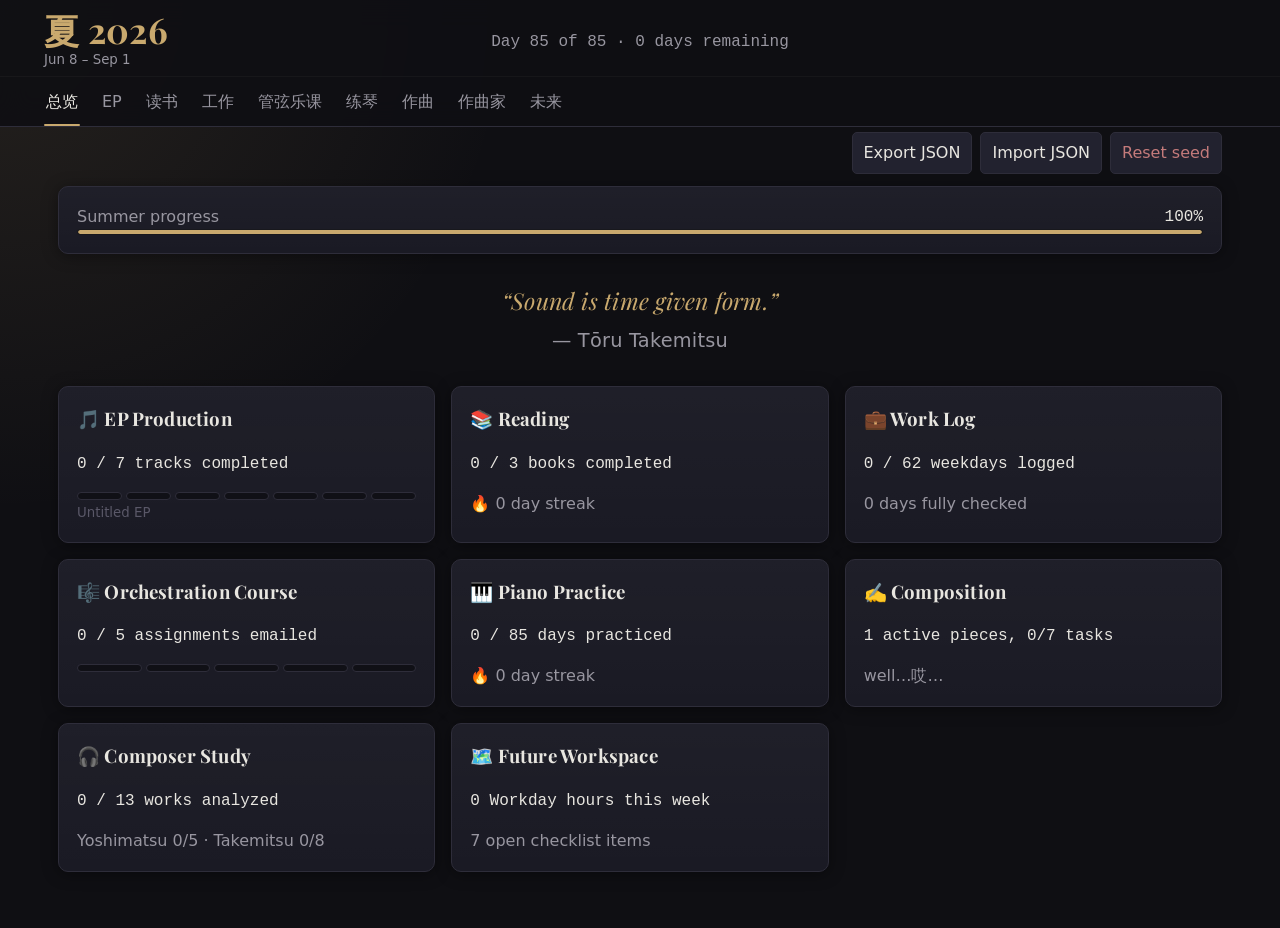
<file: index.html>
<!doctype html>
<html lang="zh-CN">
<head>
<meta charset="utf-8">
<meta name="viewport" content="width=device-width, initial-scale=1">
<title>夏 2026</title>
<link rel="preconnect" href="https://fonts.googleapis.com">
<link rel="preconnect" href="https://fonts.gstatic.com" crossorigin>
<link href="https://fonts.googleapis.com/css2?family=Playfair+Display:wght@500;600;700&display=swap" rel="stylesheet">
<style>
:root{--bg:#0f0f13;--surface:#1a1a24;--surface-hi:#22222f;--accent:#c9a96e;--accent2:#7eb8a4;--accent3:#b08dd1;--text:#e8e6e0;--text-muted:#9896a0;--text-dim:#5a5868;--border:#2e2d3a;--success:#72b288;--danger:#c47b7b}
*{box-sizing:border-box}html{scroll-behavior:smooth}body{margin:0;background:radial-gradient(circle at top left,rgba(201,169,110,.12),transparent 32rem),var(--bg);color:var(--text);font-family:system-ui,-apple-system,sans-serif;line-height:1.5}button,input,textarea,select{font:inherit}button{cursor:pointer}h1,h2,h3,.quote{font-family:"Playfair Display",Georgia,serif;letter-spacing:.01em}h1,h2,h3,p{margin-top:0}.num,.date{font-family:"Courier New",monospace}.top{position:fixed;inset:0 0 auto;z-index:20;background:rgba(15,15,19,.9);backdrop-filter:blur(14px);border-bottom:1px solid var(--border)}.head{height:76px;display:grid;grid-template-columns:1fr auto 1fr;align-items:center;gap:20px;padding:12px clamp(16px,4vw,44px)}.brand h1{margin:0;color:var(--accent);font-size:2.2rem;line-height:1}.brand small{color:var(--text-muted)}.dayline{text-align:center;color:var(--text-muted)}.saved{text-align:right;color:var(--accent2);opacity:0;transition:opacity .25s}.saved.show{opacity:1}.tabs{display:flex;gap:20px;overflow-x:auto;padding:0 clamp(16px,4vw,44px);border-top:1px solid rgba(255,255,255,.03)}.tab{flex:0 0 auto;background:transparent;border:0;color:var(--text-muted);padding:13px 2px 12px;position:relative;transition:color .15s}.tab.active{color:var(--text)}.tab.active:after{content:"";position:absolute;left:0;right:0;bottom:0;height:2px;background:var(--accent);border-radius:2px}.wrap{max-width:1220px;margin:0 auto;padding:132px clamp(14px,3vw,28px) 56px}.view{animation:fade .15s ease}@keyframes fade{from{opacity:.3;transform:translateY(3px)}to{opacity:1;transform:none}}.card,.panel{background:linear-gradient(180deg,rgba(255,255,255,.025),transparent),var(--surface);border:1px solid var(--border);border-radius:10px;box-shadow:0 2px 16px rgba(0,0,0,.4);padding:18px}.grid{display:grid;gap:16px}.g2{grid-template-columns:repeat(2,minmax(0,1fr))}.g3{grid-template-columns:repeat(3,minmax(0,1fr))}.g4{grid-template-columns:repeat(4,minmax(0,1fr))}.row{display:flex;align-items:center;justify-content:space-between;gap:12px;flex-wrap:wrap}.muted{color:var(--text-muted)}.dim{color:var(--text-dim)}.btn{border:1px solid var(--border);background:var(--surface-hi);color:var(--text);border-radius:5px;padding:8px 11px;transition:border-color .15s,background .15s}.btn:hover{border-color:var(--accent);background:#282838}.btn.danger{color:var(--danger)}input,textarea,select{width:100%;background:#111118;border:1px solid var(--border);color:var(--text);border-radius:5px;padding:9px 10px;outline:none}input:focus,textarea:focus,select:focus{border-color:var(--accent)}textarea{min-height:82px;resize:vertical}.field{display:grid;gap:6px}.field label{font-size:.82rem;color:var(--text-muted)}.form{display:grid;grid-template-columns:repeat(2,minmax(0,1fr));gap:12px}.bar{height:6px;background:#101016;border-radius:99px;overflow:hidden;border:1px solid rgba(255,255,255,.03)}.fill{height:100%;width:0;background:var(--accent);border-radius:99px}.pill{display:inline-flex;align-items:center;gap:6px;border:1px solid var(--border);border-radius:99px;padding:4px 9px;color:var(--text-muted);background:#15151d;font-size:.82rem}.pill.ok{color:var(--success);border-color:rgba(114,178,136,.45)}.pill.gold{color:var(--accent);border-color:rgba(201,169,110,.45)}.check{display:inline-flex;align-items:center;gap:8px;cursor:pointer;color:var(--text-muted)}.check input{display:none}.box{width:17px;height:17px;border:1px solid var(--border);border-radius:2px;background:#101016;display:inline-grid;place-items:center;flex:0 0 auto}.check input:checked+.box{border-color:var(--accent);background:rgba(201,169,110,.12)}.check input:checked+.box:after{content:"✓";color:var(--accent);font-weight:800;font-size:.9rem}.checks{display:flex;gap:12px;flex-wrap:wrap}.quote{text-align:center;font-style:italic;font-size:1.45rem;color:var(--accent);padding:14px}.quote small{display:block;margin-top:8px;font-family:system-ui;color:var(--text-muted);font-style:normal}.project{cursor:pointer;transition:transform .15s,border-color .15s}.project:hover{transform:translateY(-2px);border-color:var(--accent)}.segments{display:flex;gap:4px}.seg{height:8px;flex:1;background:#101016;border-radius:8px;border:1px solid var(--border)}.seg.on{background:var(--accent)}.seg.teal{background:var(--accent2)}.track.complete{box-shadow:0 0 0 1px rgba(201,169,110,.3),0 0 28px rgba(201,169,110,.13)}.pipeline{display:grid;grid-template-columns:repeat(7,1fr);gap:8px;position:relative;margin:18px 0}.step{height:32px;width:32px;border-radius:50%;border:1px solid var(--border);background:#101016;color:var(--text-muted);display:grid;place-items:center;margin:auto;position:relative;z-index:1}.step.s1{background:rgba(201,169,110,.14);border-color:var(--accent);color:var(--accent)}.step.s2{background:rgba(126,184,164,.18);border-color:var(--accent2);color:var(--accent2)}.step:before{content:attr(data-tip);position:absolute;bottom:39px;left:50%;transform:translateX(-50%);white-space:nowrap;background:#08080d;border:1px solid var(--border);padding:4px 7px;border-radius:5px;font-size:.75rem;color:var(--text);opacity:0;pointer-events:none}.step:hover:before{opacity:1}.stage-line{position:absolute;left:7%;right:7%;top:15px;height:2px;background:var(--border)}.stage-line span{display:block;height:100%;background:var(--accent)}.collapsed .hideable{display:none}.bookdot{width:18px;height:18px;border-radius:50%;border:1px solid var(--border);display:inline-block}.history{max-height:460px;overflow:auto}.truncate{display:-webkit-box;-webkit-line-clamp:3;-webkit-box-orient:vertical;overflow:hidden}.practice-month h3{color:var(--accent)}.calendar{display:grid;grid-template-columns:repeat(7,minmax(0,1fr));gap:7px}.dow{color:var(--text-dim);font-size:.75rem;text-align:center}.day{min-height:70px;border:1px solid var(--border);border-radius:8px;background:#12121a;padding:6px;display:grid;place-items:center;cursor:pointer;transition:background .15s,border-color .15s}.day .n{justify-self:start;align-self:start;color:var(--text-dim);font-family:"Courier New",monospace;font-size:.78rem}.day.done{background:linear-gradient(135deg,rgba(201,169,110,.14),rgba(126,184,164,.11));border-color:rgba(201,169,110,.55)}.day.today{border-color:var(--accent);box-shadow:0 0 0 1px rgba(201,169,110,.4)}.day.off{opacity:.22;cursor:not-allowed}.statbar{position:sticky;bottom:10px;z-index:3}.burst{position:fixed;pointer-events:none;z-index:50;animation:float 900ms ease forwards;font-size:1.2rem}@keyframes float{to{transform:translateY(-70px);opacity:0}}.table{width:100%;border-collapse:collapse}.table th,.table td{border-bottom:1px solid var(--border);padding:10px;text-align:left}.table th{color:var(--text-muted);font-weight:500}.current-week{background:rgba(201,169,110,.08)}.savedBadge{position:fixed;right:18px;bottom:18px;z-index:50;background:var(--surface-hi);border:1px solid rgba(126,184,164,.5);color:var(--accent2);border-radius:99px;padding:8px 12px;box-shadow:0 2px 16px rgba(0,0,0,.4);opacity:0;transition:opacity .25s}.savedBadge.show{opacity:1}.empty{color:var(--text-muted);font-style:italic}.tools{display:flex;gap:8px;justify-content:flex-end;margin-bottom:12px}.hidden{display:none!important}@media(max-width:850px){.head{grid-template-columns:1fr;height:auto}.dayline,.saved{text-align:left}.wrap{padding-top:176px}.g2,.g3,.g4,.form{grid-template-columns:1fr}.calendar{grid-template-columns:repeat(7,44px);overflow:auto}.day{min-height:58px}}@media print{body{background:white;color:black}.top,.tools,.tabs{display:none}.wrap{padding:0}.view:not([data-tab="overview"]){display:none}.card,.panel{box-shadow:none;border:1px solid #999;background:white;color:black}.fill{background:#333}.quote{color:black}}
</style>
</head>
<body>
<header class="top">
  <div class="head">
    <div class="brand"><h1>夏 2026</h1><small>Jun 8 – Sep 1</small></div>
    <div id="dayLine" class="dayline num"></div>
    <div id="topSaved" class="saved">saved ✓</div>
  </div>
  <nav id="tabs" class="tabs"></nav>
</header>
<main class="wrap">
  <div class="tools">
    <button class="btn" id="exportBtn">Export JSON</button>
    <label class="btn">Import JSON<input id="importFile" type="file" accept="application/json" hidden></label>
    <button class="btn danger" id="resetBtn">Reset seed</button>
  </div>
  <section id="view" class="view"></section>
</main>
<div id="savedBadge" class="savedBadge">Saved ✓</div>
<script>
const KEY="summer2026_data",START="2026-06-08",END="2026-09-01",TOTAL=85;
const tabs=[["overview","总览"],["ep","EP"],["reading","读书"],["work","工作"],["orch","管弦乐课"],["piano","练琴"],["composition","作曲"],["composer","作曲家"],["future","未来"]];
const quotes=[
["Sound is time given form.","Tōru Takemitsu"],["To write is human, to edit is divine.","Stephen King"],["I believe music should be born out of silence.","Tōru Takemitsu"],["The first draft of anything is shit.","Ernest Hemingway"],["Music is the silence between the notes.","Claude Debussy"],["I have no special talent. I am only passionately curious.","Einstein"],["Write with the door closed, rewrite with the door open.","Stephen King"],["A composer is a person who is forever composing.","Tōru Takemitsu"],["Every note wants to go somewhere.","Ryuichi Sakamoto"],["Simplicity is the final achievement.","Frédéric Chopin"]];
const stageNames=[["想法","Idea"],["设计","Design"],["作曲","Composition"],["录音","Recording"],["编曲","Arrangement"],["混音","Mix"],["母带","Master"]];
const colors={amber:"#c9a96e",teal:"#7eb8a4",lavender:"#b08dd1",rose:"#c47b7b",sage:"#72b288",slate:"#5a5868"};
let state,active=localStorage.getItem("summer2026_active")||"overview",timer;
const $=id=>document.getElementById(id), esc=s=>String(s??"").replace(/[&<>"']/g,c=>({"&":"&amp;","<":"&lt;",">":"&gt;",'"':"&quot;","'":"&#039;"}[c]));
const today=()=>new Date().toISOString().slice(0,10);
const date=(s)=>new Date(s+"T00:00:00");
const fmt=s=>date(s).toLocaleDateString("en-US",{weekday:"long",month:"long",day:"numeric"});
const daysBetween=(a,b)=>Math.round((date(b)-date(a))/86400000);
function range(a=START,b=END){let out=[],d=date(a),e=date(b);while(d<=e){out.push(d.toISOString().slice(0,10));d.setDate(d.getDate()+1)}return out}
function weekdays(){return range().filter(d=>![0,6].includes(date(d).getDay()))}
function weeks(){let w=[],all=weekdays();for(let i=0;i<all.length;i+=5)w.push(all.slice(i,i+5));return w.slice(0,13)}
function pct(n,d){return d?Math.round(n/d*100):0}
function bar(p){return `<div class="bar"><div class="fill" style="width:${Math.max(0,Math.min(100,p))}%"></div></div>`}
function segs(n,total,cls=""){return `<div class="segments">${Array.from({length:total},(_,i)=>`<span class="seg ${i<n?"on "+cls:""}"></span>`).join("")}</div>`}
function cb(path,label,checked){return `<label class="check"><input data-path="${path}" type="checkbox" ${checked?"checked":""}><span class="box"></span><span>${label}</span></label>`}
function input(path,val,type="text",extra=""){return `<input data-path="${path}" type="${type}" value="${esc(val)}" ${extra}>`}
function ta(path,val,ph=""){return `<textarea data-path="${path}" placeholder="${esc(ph)}">${esc(val)}</textarea>`}
function get(path){return path.split(".").reduce((o,k)=>o?.[k],state)}
function set(path,val){let a=path.split("."),o=state;for(let i=0;i<a.length-1;i++)o=o[a[i]];o[a.at(-1)]=val}
function id(){return Math.random().toString(36).slice(2)+Date.now().toString(36)}
function seedEmoji(s){const e=["🌟","✨","🎹","🌸","🎶","🌈","🍀","💫","🎵","🌙","🦋","🍁","🎀","🌻","🪐"];let n=0;for(const c of s)n+=c.charCodeAt(0);return e[n%e.length]}
function defaultState(){return{
ep:{title:"",concept:"",checks:[false,false,false,false],tracks:["Intro","Track 1","Interlude 1","Track 2","Interlude 2","Track 3","Outro"].map((n,i)=>({id:id(),name:n,collapsed:false,notes:"",stages:[0,0,0,0,0,0,0]}))},
reading:{books:[["Ant Encounters: Interaction Networks and Colony Behavior","Deborah M. Gordon","amber"],["On Writing: A Memoir of the Craft","Stephen King","teal"],["Confronting Silence","Tōru Takemitsu","lavender"]].map(b=>({id:id(),title:b[0],author:b[1],color:b[2],status:0,pages:0,total:"",manual:0,start:"",end:"",notes:""})),logs:{}},
work:{entries:{}},
orch:{notes:"",assignments:Array.from({length:5},(_,i)=>({id:id(),desc:"",due:"",status:0,draft:false,revision:false,final:false,email:false,notes:""}))},
piano:{days:Object.fromEntries(range().map(d=>[d,false])),milestone:0},
composition:{pieces:[{id:id(),title:"well…哎…",inst:"piano, violin, cello, clarinet (Piano Quartet)",goal:"Revise and expand for live recording this summer",status:2,target:"",notes:"",collapsed:false,tasks:["Re-examine overall structure and formal arc","Revise the opening section","Compose / expand the middle section","Draft the ending","Clean notation in notation software","Prepare individual parts for each instrument","Recording session preparation"].map(t=>({id:id(),text:t,done:false}))}]},
composer:{sections:[{name:"吉松隆 Yoshimatsu",accent:"amber",collapsed:false,works:[["昴星団舞曲集 — Pleiades Dances",["odd-meter phrases","melodic landing points"]],["Fuzzy Bird Saxophone Sonata",["harmony","piano texture","groove / rhythm"]],["朱鷺の哀歌 — Elegy for Jōku",["spatial sense","breath","string layering"]],["Piano Concerto \"Memo Flora\" 随意花木",["structural design","harmony","cadenza design","orchestration"]],["Symphony No. 4",["movement contrast","metric modulation","Lydian chromatic","formal structure","orchestration"]]].map(w=>({id:id(),title:w[0],tags:w[1],status:0,doneDate:"",notes:"",collapsed:false}))},{name:"武満徹 Takemitsu",accent:"teal",collapsed:false,works:[["Harmonic Language — General Study",["harmonic vocabulary","aesthetics","philosophy"],"Reference: Confronting Silence (book in Reading tab)"],["Rain Tree Sketch",["short-form thinking","motivic development","title / naming"]],["Distance de fée",["short-form thinking","motivic development","title / naming"]],["Pause Interrompue",["short-form thinking","motivic development","title / naming"]],["Requiem",["early works","string writing","texture"]],["Dorian Horizon",["string ensemble writing","texture"]],["November Steps",["harmony","orchestration","structure"]],["A Flock Descends into the Pentagonal Garden",["philosophical concepts","harmony","structure","late works"]]].map(w=>({id:id(),title:w[0],tags:w[1],status:0,doneDate:"",notes:w[2]||"",collapsed:false}))}]},
future:{careerText:"",career:[{id:id(),text:"game music",done:false},{id:id(),text:"composition grad school",done:false},{id:id(),text:"sound design",done:false}],weekHours:weeks().map((w,i)=>({week:i+1,period:`${w[0].slice(5)}–${w.at(-1).slice(5)}`,hours:"",notes:""})),research:{status:0,notes:"",checks:[false,false,false,false]},blog:{status:0,formats:[false,false,false,false],ideas:[{id:id(),text:"",done:false}],notes:""},openNotes:""}}
}
function load(){try{state=JSON.parse(localStorage.getItem(KEY))||defaultState()}catch{state=defaultState()}save(false)}
function save(flash=true){localStorage.setItem(KEY,JSON.stringify(state));localStorage.setItem("summer2026_active",active);if(flash){$("topSaved").classList.add("show");$("savedBadge").classList.add("show");clearTimeout(timer);timer=setTimeout(()=>{$("topSaved").classList.remove("show");$("savedBadge").classList.remove("show")},1500)}}
function debounced(){clearTimeout(timer);timer=setTimeout(()=>save(),300)}
function summerStats(){let t=today(),elapsed=t<START?0:t>END?TOTAL:daysBetween(START,t)+1,remain=Math.max(0,TOTAL-elapsed);return{elapsed,remain,p:pct(elapsed,TOTAL)}}
function streak(map){let all=range(),cur=0,long=0,run=0,t=today();for(const d of all){if(map[d]){run++;long=Math.max(long,run)}else run=0}for(let i=all.indexOf(t);i>=0;i--){if(map[all[i]])cur++;else break}return{cur,long}}
function render(){renderTabs();$("dayLine").textContent=`Day ${summerStats().elapsed} of ${TOTAL} · ${summerStats().remain} days remaining`;let html=({overview,ep,reading,work,orch,piano,composition,composer,future})[active]();$("view").dataset.tab=active;$("view").innerHTML=html}
function renderTabs(){$("tabs").innerHTML=tabs.map(t=>`<button class="tab ${active===t[0]?"active":""}" data-tab="${t[0]}">${t[1]}</button>`).join("")}
function epTrackDone(t){return t.stages.every(s=>s===2)}function epPct(){return pct(state.ep.tracks.flatMap(t=>t.stages).filter(s=>s===2).length,49)}
function trackBadge(t){let d=t.stages.filter(s=>s===2).length;if(d===7)return"Complete ✓";if(d>=5)return"In Post";if(t.stages[3]===2)return"Recorded";if(d>=1)return"Composing";return"Not Started"}
function readingStreak(){let m={};Object.keys(state.reading.logs).forEach(d=>m[d]=true);return streak(m).cur}
function overview(){let st=summerStats(),q=quotes[daysBetween(START,today())%quotes.length]||quotes[0],books=state.reading.books,wd=weekdays(),workLogged=wd.filter(d=>state.work.entries[d]?.text).length,workFull=wd.filter(d=>{let e=state.work.entries[d];return e?.prof&&e?.cow&&e?.clock}).length,orchDone=state.orch.assignments.filter(a=>a.email).length,ps=streak(state.piano.days),compTasks=state.composition.pieces.flatMap(p=>p.tasks),works=state.composer.sections.flatMap(s=>s.works),y=state.composer.sections[0].works.filter(w=>w.status===4).length,ta=state.composer.sections[1].works.filter(w=>w.status===4).length,open=state.future.career.filter(i=>!i.done).length+state.future.research.checks.filter(x=>!x).length,thisWeek=state.future.weekHours.find(w=>currentWeekPeriod(w.period))?.hours||0;return`
<div class="grid">
<section class="panel"><div class="row"><span class="muted">Summer progress</span><span class="num">${st.p}%</span></div>${bar(st.p)}</section>
<section class="quote">“${q[0]}”<small>— ${q[1]}</small></section>
<section class="grid g3">
${project("ep","🎵","EP Production",`${state.ep.tracks.filter(epTrackDone).length} / 7 tracks completed`,segs(state.ep.tracks.map(t=>t.stages.filter(s=>s===2).length).filter(n=>n===7).length,7),state.ep.title||"Untitled EP")}
${project("reading","📚","Reading",`${books.filter(b=>b.status===2).length} / ${books.length} books completed`,`🔥 ${readingStreak()} day streak`,"")}
${project("work","💼","Work Log",`${workLogged} / ${wd.length} weekdays logged`,`${workFull} days fully checked`,"")}
${project("orch","🎼","Orchestration Course",`${orchDone} / 5 assignments emailed`,segs(orchDone,5),"")}
${project("piano","🎹","Piano Practice",`${Object.values(state.piano.days).filter(Boolean).length} / ${TOTAL} days practiced`,`🔥 ${ps.cur} day streak`,"")}
${project("composition","✍️","Composition",`${state.composition.pieces.length} active pieces, ${compTasks.filter(t=>t.done).length}/${compTasks.length} tasks`,state.composition.pieces.map(p=>p.title).join(", ").slice(0,64),"")}
${project("composer","🎧","Composer Study",`${works.filter(w=>w.status===4).length} / 13 works analyzed`,`Yoshimatsu ${y}/5 · Takemitsu ${ta}/8`,"")}
${project("future","🗺️","Future Workspace",`${thisWeek||0} Workday hours this week`,`${open} open checklist items`,"")}
</section></div>`}
function project(tab,icon,title,metric,extra,sub){return`<article class="card project" data-tab="${tab}"><div class="row"><h3>${icon} ${title}</h3></div><p class="num">${metric}</p><div class="muted">${extra}</div>${sub?`<small class="dim">${esc(sub)}</small>`:""}</article>`}
function ep(){let med=[...state.ep.tracks.flatMap(t=>t.stages)].sort()[24]||0,status=["Not Started","Pre-production","In Production"][med]||"Post-production";if(epPct()===100)status="Done";return`<div class="grid">
<section class="panel"><div class="form"><div class="field"><label>EP Title</label>${input("ep.title",state.ep.title,"text",'placeholder="Untitled EP"')}</div><div><span class="pill gold">${status}</span><p class="num">${epPct()}% complete</p>${bar(epPct())}</div></div><div class="field"><label>Concept / Sonic Direction</label>${ta("ep.concept",state.ep.concept,"Aesthetic, mood, references, themes...")}</div></section>
${state.ep.tracks.map((t,i)=>trackCard(t,i)).join("")}
<section class="panel"><h2>EP Checklist</h2><div class="checks">${["Final track sequence locked","EP artwork / visual concept decided","All tracks mastered","Release-ready"].map((l,i)=>cb(`ep.checks.${i}`,l,state.ep.checks[i])).join("")}</div></section></div>`}
function trackCard(t,i){let d=t.stages.filter(s=>s===2).length;return`<article class="card track ${epTrackDone(t)?"complete":""} ${t.collapsed?"collapsed":""}"><div class="row"><div class="row" style="flex:1"><span class="num">#${i+1}</span>${input(`ep.tracks.${i}.name`,t.name)}<span class="pill ${epTrackDone(t)?"ok":"gold"}">${trackBadge(t)}</span></div><button class="btn" data-act="toggleTrack" data-i="${i}">${t.collapsed?"▼":"▲"}</button></div><div class="hideable"><div class="pipeline"><div class="stage-line"><span style="width:${pct(Math.max(0,d-1),6)}%"></span></div>${stageNames.map((s,j)=>`<button class="step s${t.stages[j]}" data-act="cycleStage" data-i="${i}" data-j="${j}" data-tip="${s[0]} · ${s[1]}">${t.stages[j]===2?"●":t.stages[j]===1?"◑":"○"}</button>`).join("")}</div><details><summary class="muted">Notes</summary>${ta(`ep.tracks.${i}.notes`,t.notes)}</details></div></article>`}
function reading(){let rs=readingStreak(),todayLog=state.reading.logs[today()];return`<div class="grid"><section class="panel"><h2>📖 Reading streak: ${rs} consecutive days ${rs>=3?"🔥":""}</h2><p class="muted">${rs?"Keep the door to the book open.":"Ten quiet minutes counts."}</p></section><section class="grid g2">${state.reading.books.map((b,i)=>book(b,i)).join("")}</section><button class="btn" data-act="addBook">+ Add Book</button><section class="panel"><div class="row"><h2>Daily Reading Log</h2><button class="btn" data-act="toggleTodayLog">${todayLog?"Edit today's entry":"Log Today"}</button></div><div id="todayLog" class="${todayLog?.open?"":"hidden"}"><div class="muted date">${fmt(today())}</div>${ta(`reading.logs.${today()}.text`,todayLog?.text||"","What did you read?")}<div class="checks">${state.reading.books.filter(b=>b.status!==2).map(b=>cb(`reading.logs.${today()}.books.${b.id}`,b.title,todayLog?.books?.[b.id])).join("")}</div></div><h3>History</h3><div class="history grid">${Object.entries(state.reading.logs).sort((a,b)=>b[0].localeCompare(a[0])).slice(0,10).map(([d,l])=>`<div class="card"><b class="date">${d}</b><p class="${l.expanded?"":"truncate"}">${esc(l.text||"")}</p><small class="muted">${Object.keys(l.books||{}).filter(k=>l.books[k]).map(k=>state.reading.books.find(b=>b.id===k)?.title).filter(Boolean).join(", ")}</small><br><button class="btn" data-act="expandLog" data-d="${d}">${l.expanded?"Collapse":"Expand"}</button></div>`).join("")||`<p class="empty">No reading entries yet. One sentence is enough.</p>`}</div></section></div>`}
function book(b,i){let p=b.total?pct(+b.pages,+b.total):+b.manual||0;return`<article class="card"><div class="row"><span class="bookdot" style="background:${colors[b.color]}"></span><select data-path="reading.books.${i}.color">${Object.keys(colors).map(c=>`<option ${b.color===c?"selected":""}>${c}</option>`)}</select><button class="btn danger" data-act="delBook" data-i="${i}">Delete</button></div><div class="field"><label>Title</label>${input(`reading.books.${i}.title`,b.title)}</div><div class="field"><label>Author</label>${input(`reading.books.${i}.author`,b.author)}</div><button class="btn" data-act="cycleBook" data-i="${i}">${["Want to Read","Reading","Completed"][b.status]}</button><div class="form"><div class="field"><label>Pages read</label>${input(`reading.books.${i}.pages`,b.pages,"number")}</div><div class="field"><label>Total pages</label>${input(`reading.books.${i}.total`,b.total,"number")}</div></div>${b.total?bar(p):`<input data-path="reading.books.${i}.manual" type="range" min="0" max="100" value="${p}">`}${bar(p)}<p class="muted">Start ${b.start||"—"} · End ${b.end||"—"}</p><details><summary>Notes</summary>${ta(`reading.books.${i}.notes`,b.notes)}</details></article>`}
function work(){let d=today(),e=state.work.entries[d]||{text:"",prof:false,cow:false,clock:false,saved:""},wd=weekdays(),entries=wd.map(x=>[x,state.work.entries[x]]).filter(x=>x[1]?.text).sort((a,b)=>b[0].localeCompare(a[0])),thisWeek=wd.filter(x=>currentWeekDate(x)),logged=thisWeek.filter(x=>state.work.entries[x]?.text).length,clock=thisWeek.filter(x=>state.work.entries[x]?.clock).length,prof=Object.values(state.work.entries).filter(x=>x.prof).length;return`<div class="grid"><section class="panel"><div class="row"><h2>${fmt(d)}</h2><span class="muted">${e.saved?`Last saved: ${e.saved}`:""}</span></div>${ta(`work.entries.${d}.text`,e.text,"今天做了什么...")}<div class="checks">${cb(`work.entries.${d}.prof`,"📬 Updated professor",e.prof)}${cb(`work.entries.${d}.cow`,"🤝 Checked in with coworker",e.cow)}${cb(`work.entries.${d}.clock`,e.clock?"Great work today!":"🎉 Successfully clocked out!",e.clock)}</div><button class="btn" ${e.text?"":"disabled"} data-act="saveWorkToday">Save Entry</button></section><section class="grid">${entries.map(([dd,x])=>`<article class="card"><div class="row"><b>${dd}</b><span class="muted">${fmt(dd).split(",")[0]}</span></div><p class="truncate">${esc(x.text)}</p><div class="checks"><span class="pill ${x.prof?"ok":""}">Professor</span><span class="pill ${x.cow?"ok":""}">Coworker</span><span class="pill ${x.clock?"ok":""}">Clocked out</span></div><button class="btn" data-act="editWork" data-d="${dd}">Edit</button></article>`).join("")||`<p class="empty">No weekday entries yet. Start with today's one paragraph.</p>`}</section><section class="panel statbar"><span>This week: ${logged}/${thisWeek.length} days logged</span> · <span>🎉 Clocked out clean: ${clock}</span> · <span>Total professor updates: ${prof}</span></section></div>`}
function orch(){let done=state.orch.assignments.filter(a=>a.email).length;return`<div class="grid"><section class="panel"><div class="row"><h2>Assignments submitted: ${done} / 5</h2></div>${segs(done,5,"teal")}</section><section class="grid g2">${state.orch.assignments.map((a,i)=>`<article class="card"><h3>作业 ${i+1}</h3><div class="field"><label>Description</label>${input(`orch.assignments.${i}.desc`,a.desc,"text",'placeholder="Woodwind chorale"')}</div><div class="field"><label>Due date</label>${input(`orch.assignments.${i}.due` ,a.due,"date")}</div><button class="btn" data-act="cycleAssign" data-i="${i}">${["Not Started","In Progress","Done"][a.status]}</button><div class="checks">${cb(`orch.assignments.${i}.draft`,"Draft",a.draft)}${cb(`orch.assignments.${i}.revision`,"Revision",a.revision)}${cb(`orch.assignments.${i}.final`,"Final copy",a.final)}${cb(`orch.assignments.${i}.email`,"✉️ Email sent to teacher",a.email)}</div><details><summary>Notes/feedback</summary>${ta(`orch.assignments.${i}.notes`,a.notes)}</details></article>`).join("")}</section><section class="panel"><h2>Course Notes</h2>${ta("orch.notes",state.orch.notes,"General notes — concepts learned, teacher feedback, ideas")}</section></div>`}
function piano(){let ps=streak(state.piano.days),done=Object.values(state.piano.days).filter(Boolean).length,msg=ps.cur===0?"Time to sit down at the keys 🎹":ps.cur<=3?"Great start! Keep it going ✨":ps.cur<=7?"Building momentum 🌱":ps.cur<=14?"A solid habit forming 🌟":ps.cur<=29?"Two weeks strong 🔥":"This is who you are now 🎵";return`<div class="grid"><section class="panel"><h2>🔥 Current streak: ${ps.cur} days | ⭐ Total practiced: ${done} days | 📅 Days remaining: ${summerStats().remain}</h2><p class="muted">${msg}</p>${[7,14,30,50].includes(ps.cur)&&state.piano.milestone!==ps.cur?`<p class="pill gold">🎉 ${ps.cur}-day streak! Amazing!</p>`:""}</section>${[["June 2026","2026-06-01","2026-06-30"],["July 2026","2026-07-01","2026-07-31"],["August 2026","2026-08-01","2026-08-31"],["September 2026","2026-09-01","2026-09-30"]].map(m=>month(m)).join("")}</div>`}
function month(m){let ds=range(m[1],m[2]),pad=(date(m[1]).getDay()+6)%7;return`<section class="panel practice-month"><h3>${m[0]}</h3><div class="calendar">${["Mon","Tue","Wed","Thu","Fri","Sat","Sun"].map(d=>`<div class="dow">${d}</div>`).join("")}${Array.from({length:pad},()=>`<div></div>`).join("")}${ds.map(d=>{let valid=d>=START&&d<=END;return`<div class="day ${state.piano.days[d]?"done":""} ${d===today()?"today":""} ${valid?"":"off"}" ${valid?`data-act="togglePractice" data-d="${d}"`:""}><span class="n">${+d.slice(8)}</span><span>${state.piano.days[d]?seedEmoji(d):""}</span></div>`}).join("")}</div></section>`}
function composition(){return`<div class="grid"><button class="btn" data-act="addPiece">+ Add New Piece</button>${state.composition.pieces.map((p,i)=>{let pc=pct(p.tasks.filter(t=>t.done).length,p.tasks.length);return`<article class="card"><div class="form"><div class="field"><label>Title</label>${input(`composition.pieces.${i}.title`,p.title)}</div><div class="field"><label>Instrumentation</label>${input(`composition.pieces.${i}.inst`,p.inst)}</div></div><p class="muted">${esc(p.goal)}</p><button class="btn" data-act="cyclePiece" data-i="${i}">${["Sketching","Drafting","Revising","Ready for Recording","Complete"][p.status]}</button><div class="field"><label>Target date</label>${input(`composition.pieces.${i}.target`,p.target,"date")}</div>${bar(pc)}<div class="grid">${p.tasks.map((t,j)=>`<div class="row"><label class="check"><input type="checkbox" data-path="composition.pieces.${i}.tasks.${j}.done" ${t.done?"checked":""}><span class="box"></span><input style="${t.done?"text-decoration:line-through;opacity:.55":""}" data-path="composition.pieces.${i}.tasks.${j}.text" value="${esc(t.text)}"></label><button class="btn danger" data-act="delTask" data-i="${i}" data-j="${j}">×</button></div>`).join("")}</div><button class="btn" data-act="addTask" data-i="${i}">＋ Add task</button><details><summary>Notes & ideas</summary>${ta(`composition.pieces.${i}.notes`,p.notes)}</details><button class="btn danger" data-act="delPiece" data-i="${i}">Delete piece</button></article>`}).join("")}</div>`}
function composer(){let all=state.composer.sections.flatMap(s=>s.works),y=state.composer.sections[0].works.filter(w=>w.status===4).length,t=state.composer.sections[1].works.filter(w=>w.status===4).length;return`<div class="grid"><section class="panel"><h2>Works analyzed: ${all.filter(w=>w.status===4).length} / 13</h2><p>Yoshimatsu ${y}/5</p>${bar(pct(y,5))}<p>Takemitsu ${t}/8</p>${bar(pct(t,8))}</section>${state.composer.sections.map((s,si)=>`<section class="panel"><div class="row"><h2>${s.name}</h2><button class="btn" data-act="toggleComposer" data-i="${si}">${s.collapsed?"Open":"Collapse"}</button></div><div class="${s.collapsed?"hidden":""} grid">${s.works.map((w,wi)=>`<article class="card"><div class="row"><h3>${esc(w.title)}</h3><span class="pill ${s.accent==="teal"?"ok":"gold"}">${s.name.split(" ")[0]}</span></div><div class="checks">${w.tags.map((tag,ti)=>`<span class="pill">${esc(tag)} <button class="btn" data-act="delTag" data-i="${si}" data-j="${wi}" data-k="${ti}">×</button></span>`).join("")}</div><div class="row"><input placeholder="add tag" data-temp-tag="${si}.${wi}"><button class="btn" data-act="addTag" data-i="${si}" data-j="${wi}">Add tag</button></div><button class="btn" data-act="cycleWork" data-i="${si}" data-j="${wi}">${["○ Not Started","👂 Listening","🔍 Analyzing","📝 Notes Written","✅ Complete"][w.status]}</button><p class="muted">Date completed: ${w.doneDate||"—"}</p><details><summary>Analysis notes, observations, ideas to steal</summary>${ta(`composer.sections.${si}.works.${wi}.notes`,w.notes)}</details></article>`).join("")}<button class="btn" data-act="addWork" data-i="${si}">+ Add Work</button></div></section>`).join("")}</div>`}
function future(){let total=state.future.weekHours.reduce((s,w)=>s+(+w.hours||0),0);return`<div class="grid"><section class="panel"><details open><summary><h2>🗺️ Career Exploration</h2></summary>${ta("future.careerText",state.future.careerText,"Music industry, other fields, things to look into")}<div class="grid">${state.future.career.map((c,i)=>`<div class="row">${input(`future.career.${i}.text`,c.text)}${cb(`future.career.${i}.done`,"explored",c.done)}</div>`).join("")}</div><button class="btn" data-act="addCareer">+ Add item</button></details></section><section class="panel"><h2>🕐 Workday — Weekly Hours Log</h2><table class="table"><thead><tr><th>Week</th><th>Period</th><th>Hours</th><th>Notes</th></tr></thead><tbody>${state.future.weekHours.map((w,i)=>`<tr class="${currentWeekPeriod(w.period)?"current-week":""}"><td>${w.week}</td><td class="date">${w.period}</td><td>${input(`future.weekHours.${i}.hours`,w.hours,"number")}</td><td>${input(`future.weekHours.${i}.notes`,w.notes)}</td></tr>`).join("")}</tbody><tfoot><tr><td colspan="4">Total hours logged: <b class="num">${total}</b></td></tr></tfoot></table></section><section class="panel"><h2>🔬 Research — VR & Amblyopia</h2><button class="btn" data-act="cycleResearch">${["Not Started","Background Reading","Actively Researching","Writing Up"][state.future.research.status]}</button><div class="checks">${["Read background literature on amblyopia treatment","Review VR therapy research","Explore self-treatment approaches","Talk to relevant people / consult professionals"].map((l,i)=>cb(`future.research.checks.${i}`,l,state.future.research.checks[i])).join("")}</div>${ta("future.research.notes",state.future.research.notes,"Notes/links")}</section><section class="panel"><h2>🎙️ Blog / Podcast (?)</h2><button class="btn" data-act="cycleBlog">${["Just an idea","Planning","In Progress"][state.future.blog.status]}</button><div class="checks">${["Written blog","Audio podcast","Video","Undecided"].map((l,i)=>cb(`future.blog.formats.${i}`,l,state.future.blog.formats[i])).join("")}</div><div class="grid">${state.future.blog.ideas.map((it,i)=>`<div class="row">${cb(`future.blog.ideas.${i}.done`,"",it.done)}${input(`future.blog.ideas.${i}.text`,it.text)}<button class="btn danger" data-act="delIdea" data-i="${i}">×</button></div>`).join("")}</div><button class="btn" data-act="addIdea">+ Add idea</button>${ta("future.blog.notes",state.future.blog.notes,"Notes")}</section><section class="panel"><h2>📓 Open Notes</h2>${ta("future.openNotes",state.future.openNotes,"Ideas, reminders, random thoughts — anything that doesn't fit elsewhere")}<p class="muted" style="text-align:right">${state.future.openNotes.length} characters</p></section></div>`}
function currentWeekDate(d){return currentWeekPeriod(`${d.slice(5)}–${d.slice(5)}`)}
function currentWeekPeriod(p){let [a,b]=p.split("–"),y="2026-",s=y+a,e=y+b,t=today();return t>=s&&t<=e}
document.addEventListener("click",e=>{let tab=e.target.closest("[data-tab]");if(tab){active=tab.dataset.tab;save(false);render();return}let a=e.target.closest("[data-act]");if(!a)return;let act=a.dataset.act;
if(act==="cycleStage"){let t=state.ep.tracks[a.dataset.i];t.stages[a.dataset.j]=(t.stages[a.dataset.j]+1)%3}
if(act==="toggleTrack")state.ep.tracks[a.dataset.i].collapsed=!state.ep.tracks[a.dataset.i].collapsed;
if(act==="addBook")state.reading.books.push({id:id(),title:"",author:"",color:"amber",status:0,pages:0,total:"",manual:0,start:"",end:"",notes:""});
if(act==="delBook"&&confirm("Delete this book?"))state.reading.books.splice(a.dataset.i,1);
if(act==="cycleBook"){let b=state.reading.books[a.dataset.i];b.status=(b.status+1)%3;if(b.status===1&&!b.start)b.start=today();if(b.status===2)b.end=today()}
if(act==="toggleTodayLog"){state.reading.logs[today()]??={text:"",books:{}};state.reading.logs[today()].open=!state.reading.logs[today()].open}
if(act==="expandLog")state.reading.logs[a.dataset.d].expanded=!state.reading.logs[a.dataset.d].expanded;
if(act==="saveWorkToday"){state.work.entries[today()]??={};state.work.entries[today()].saved=new Date().toLocaleTimeString([], {hour:"2-digit",minute:"2-digit"})}
if(act==="editWork"){state.work.entries[today()]={...state.work.entries[a.dataset.d]};active="work"}
if(act==="cycleAssign"){let x=state.orch.assignments[a.dataset.i];x.status=(x.status+1)%3}
if(act==="togglePractice"){let d=a.dataset.d;state.piano.days[d]=!state.piano.days[d];let ps=streak(state.piano.days);if([7,14,30,50].includes(ps.cur))state.piano.milestone=0}
if(act==="addPiece")state.composition.pieces.push({id:id(),title:"New piece",inst:"",goal:"",status:0,target:"",notes:"",tasks:[]});
if(act==="cyclePiece"){let p=state.composition.pieces[a.dataset.i];p.status=(p.status+1)%5}
if(act==="addTask")state.composition.pieces[a.dataset.i].tasks.push({id:id(),text:"",done:false});
if(act==="delTask")state.composition.pieces[a.dataset.i].tasks.splice(a.dataset.j,1);
if(act==="delPiece"&&confirm("Delete this piece?"))state.composition.pieces.splice(a.dataset.i,1);
if(act==="toggleComposer")state.composer.sections[a.dataset.i].collapsed=!state.composer.sections[a.dataset.i].collapsed;
if(act==="cycleWork"){let w=state.composer.sections[a.dataset.i].works[a.dataset.j];w.status=(w.status+1)%5;if(w.status===4)w.doneDate=today()}
if(act==="addTag"){let inp=document.querySelector(`[data-temp-tag="${a.dataset.i}.${a.dataset.j}"]`);if(inp.value.trim())state.composer.sections[a.dataset.i].works[a.dataset.j].tags.push(inp.value.trim())}
if(act==="delTag")state.composer.sections[a.dataset.i].works[a.dataset.j].tags.splice(a.dataset.k,1);
if(act==="addWork")state.composer.sections[a.dataset.i].works.push({id:id(),title:"New work",tags:[],status:0,doneDate:"",notes:""});
if(act==="addCareer")state.future.career.push({id:id(),text:"",done:false});
if(act==="cycleResearch")state.future.research.status=(state.future.research.status+1)%4;
if(act==="cycleBlog")state.future.blog.status=(state.future.blog.status+1)%3;
if(act==="addIdea")state.future.blog.ideas.push({id:id(),text:"",done:false});
if(act==="delIdea")state.future.blog.ideas.splice(a.dataset.i,1);
if(act==="togglePractice"&&state.piano.days[a.dataset.d])celebrate(e.clientX,e.clientY);
save();render()});
document.addEventListener("input",e=>{let p=e.target.dataset.path;if(!p)return;ensurePath(p);set(p,e.target.type==="number"?e.target.value:e.target.value);debounced()});
document.addEventListener("change",e=>{let p=e.target.dataset.path;if(!p)return;ensurePath(p);set(p,e.target.type==="checkbox"?e.target.checked:e.target.value);if(p.includes(".clock")&&e.target.checked)celebrate(e.clientX,e.clientY);save();render()});
function ensurePath(path){let a=path.split("."),o=state;for(let i=0;i<a.length-1;i++){if(o[a[i]]==null)o[a[i]]={};o=o[a[i]]}}
function celebrate(x=innerWidth/2,y=innerHeight/2){["🎉","✨","🌟"].forEach((m,i)=>{let s=document.createElement("span");s.className="burst";s.textContent=m;s.style.left=x+i*18+"px";s.style.top=y+"px";document.body.appendChild(s);setTimeout(()=>s.remove(),950)})}
document.addEventListener("keydown",e=>{if((e.ctrlKey||e.metaKey)&&/^[1-9]$/.test(e.key)){active=tabs[+e.key-1][0];save(false);render()}});
$("exportBtn").onclick=()=>{let b=new Blob([JSON.stringify(state,null,2)],{type:"application/json"}),u=URL.createObjectURL(b),a=document.createElement("a");a.href=u;a.download="summer2026_data.json";a.click();URL.revokeObjectURL(u)};
$("importFile").onchange=e=>{let f=e.target.files[0];if(!f)return;let r=new FileReader();r.onload=()=>{try{let x=JSON.parse(r.result);if(!x.ep||!x.reading||!x.future)throw Error("Invalid data shape");state=x;save();render()}catch(err){alert("Import failed: "+err.message)}};r.readAsText(f)};
$("resetBtn").onclick=()=>{if(confirm("Reset all saved data to seed data?")&&confirm("This cannot be undone. Reset?")){state=defaultState();save();render()}};
load();render();
</script>
</body>
</html>
</file>
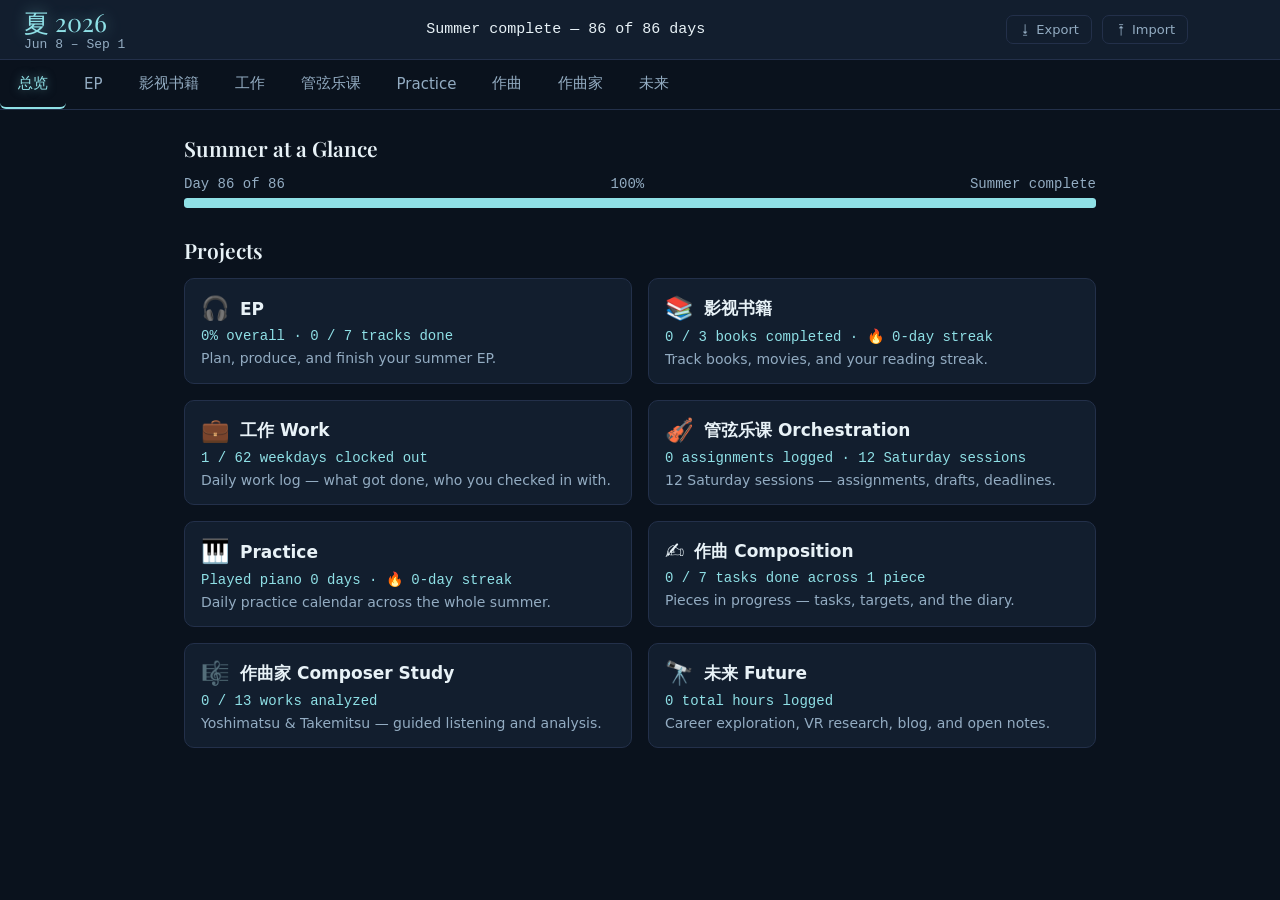
<file: summer2026.html>
<!DOCTYPE html>
<html lang="en">
<head>
<meta charset="UTF-8">
<meta name="viewport" content="width=device-width, initial-scale=1.0">
<title>夏 2026 — Summer Plan Tracker</title>
<link rel="icon" href="data:image/svg+xml,<svg xmlns='http://www.w3.org/2000/svg' viewBox='0 0 100 100'><text y='.9em' font-size='90'>🪼</text></svg>">
<link rel="preconnect" href="https://fonts.googleapis.com">
<link rel="preconnect" href="https://fonts.gstatic.com" crossorigin>
<link href="https://fonts.googleapis.com/css2?family=Playfair+Display:wght@500;600;700&display=swap" rel="stylesheet">
<style>
:root {
  --bg:       #0a121d;
  --surface:  #121e2e;
  --hi:       #1b2c40;
  --accent:   #8fe0e6;
  --accent2:  #f0a8cf;
  --accent3:  #b3a8f0;
  --text:     #e8f2f7;
  --muted:    #93acc2;
  --dim:      #4f6781;
  --border:   #23304a;
  --success:  #93e0c8;
}

* { box-sizing: border-box; }

html, body {
  margin: 0;
  padding: 0;
  background: var(--bg);
  color: var(--text);
  font-family: system-ui, -apple-system, sans-serif;
  -webkit-font-smoothing: antialiased;
}

h1, h2, h3, h4 {
  font-family: 'Playfair Display', Georgia, serif;
  font-weight: 600;
  margin: 0 0 8px 0;
}

.mono { font-family: 'Courier New', monospace; }
a { color: var(--accent); }

/* ===== Header ===== */
#app-header {
  position: fixed;
  top: 0; left: 0; right: 0;
  height: 60px;
  background: var(--surface);
  border-bottom: 1px solid var(--border);
  display: flex;
  align-items: center;
  justify-content: space-between;
  padding: 0 24px;
  z-index: 100;
}
#app-header .header-left { display: flex; flex-direction: column; line-height: 1.2; }
#app-header .header-left .title {
  font-family: 'Playfair Display', Georgia, serif; font-size: 25px; color: var(--accent);
  text-shadow: 0 0 16px rgba(143, 224, 230, 0.45);
  display: inline-block;
  animation: jellyDrift 7s ease-in-out infinite;
}
@keyframes jellyDrift {
  0%, 100% { transform: translateY(0) rotate(0deg); }
  50% { transform: translateY(-3px) rotate(-1deg); }
}
#app-header .header-left .subtitle { font-size: 13px; color: var(--muted); font-family: 'Courier New', monospace; }
#app-header .header-center { font-family: 'Courier New', monospace; font-size: 15px; color: var(--text); white-space: nowrap; }
#app-header .header-right { min-width: 80px; text-align: right; display: flex; align-items: center; gap: 10px; justify-content: flex-end; }
.io-btn {
  display: inline-flex; align-items: center; gap: 5px;
  background: var(--surface); border: 1px solid var(--border);
  color: var(--muted); font-size: 13px; font-family: inherit;
  padding: 6px 12px; border-radius: 7px; cursor: pointer;
  transition: border-color 0.2s ease, color 0.2s ease;
}
.io-btn:hover { border-color: var(--accent); color: var(--accent); }
#saved-badge {
  display: inline-block;
  font-size: 14px;
  color: var(--success);
  opacity: 0;
  transition: opacity 0.4s ease;
  pointer-events: none;
}
#saved-badge.show { opacity: 1; }

/* ===== Tab bar ===== */
#tab-bar {
  position: sticky;
  top: 60px;
  z-index: 90;
  display: flex;
  overflow-x: auto;
  background: var(--bg);
  border-bottom: 1px solid var(--border);
  margin-top: 60px;
  scrollbar-width: thin;
}
#tab-bar::-webkit-scrollbar { height: 4px; }
#tab-bar::-webkit-scrollbar-thumb { background: var(--border); }
.tab-btn {
  flex: 0 0 auto;
  padding: 14px 18px;
  background: none;
  border: none;
  border-bottom: 2px solid transparent;
  color: var(--muted);
  font-size: 15px;
  cursor: pointer;
  white-space: nowrap;
  transition: color 0.15s ease, border-color 0.15s ease;
}
.tab-btn:hover { color: var(--text); background: none; }
.tab-btn.active { color: var(--accent); border-bottom-color: var(--accent); text-shadow: 0 0 10px rgba(143, 224, 230, 0.5); }

/* ===== Content ===== */
#content-area { max-width: 960px; margin: 0 auto; padding: 24px; }
#tab-content { opacity: 1; transition: opacity 0.15s ease; }
#tab-content.fading { opacity: 0; }

/* ===== Generic components ===== */
.card {
  background: var(--surface);
  border: 1px solid var(--border);
  border-radius: 10px;
  padding: 16px;
  transition: border-color 0.15s ease, transform 0.15s ease;
}
.card:hover { border-color: rgba(143, 224, 230, 0.4); transform: translateY(-1px); }
.card.glow { box-shadow: 0 0 18px rgba(143, 224, 230, 0.35); border-color: var(--accent); }

.section-title {
  font-family: 'Playfair Display', Georgia, serif;
  font-size: 21px;
  margin: 28px 0 14px 0;
  color: var(--text);
}
.section-title:first-child { margin-top: 0; }

input[type="text"], input[type="number"], input[type="date"], textarea, select {
  background: var(--hi);
  border: 1px solid var(--border);
  color: var(--text);
  border-radius: 6px;
  padding: 8px 10px;
  font-size: 15px;
  font-family: inherit;
  outline: none;
  transition: border-color 0.15s ease;
}
input[type="text"]:focus, input[type="number"]:focus, input[type="date"]:focus,
textarea:focus, select:focus { border-color: var(--accent); outline: none; }
textarea { resize: vertical; width: 100%; font-family: inherit; line-height: 1.5; }
select {
  -webkit-appearance: none;
  appearance: none;
  background-image: url("data:image/svg+xml,%3Csvg xmlns='http://www.w3.org/2000/svg' width='10' height='6'%3E%3Cpath d='M0 0l5 6 5-6z' fill='%239896a0'/%3E%3C/svg%3E");
  background-repeat: no-repeat;
  background-position: right 10px center;
  padding-right: 28px;
  cursor: pointer;
}

button, .btn {
  border: 1px solid var(--accent);
  background: transparent;
  color: var(--accent);
  border-radius: 6px;
  padding: 8px 14px;
  font-size: 14px;
  cursor: pointer;
  font-family: inherit;
  transition: background 0.15s ease, color 0.15s ease;
}
button:hover, .btn:hover { background: var(--accent); color: var(--bg); }
button:disabled { opacity: 0.4; cursor: not-allowed; }
button:disabled:hover { background: transparent; color: var(--accent); }
button.btn-ghost { border-color: var(--border); color: var(--muted); }
button.btn-ghost:hover { background: var(--hi); color: var(--text); border-color: var(--border); }
button.btn-danger { border-color: #c97070; color: #c97070; }
button.btn-danger:hover { background: #c97070; color: var(--bg); }
button.btn-sm { padding: 4px 9px; font-size: 13px; }

/* checkboxes */
.cb { display: inline-flex; align-items: center; gap: 6px; cursor: pointer; user-select: none; font-size: 14px; color: var(--text); }
.cb-box {
  width: 16px; height: 16px;
  background: var(--hi);
  border: 1px solid var(--border);
  border-radius: 4px;
  display: inline-flex; align-items: center; justify-content: center;
  flex: 0 0 16px;
  font-size: 13px;
  color: var(--accent);
  font-weight: bold;
}
.cb input { display: none; }
.cb input:checked + .cb-box::after { content: "✓"; }
.cb input:checked + .cb-box { border-color: var(--accent); }

/* progress bar */
.progress-track { height: 6px; background: var(--border); border-radius: 3px; overflow: hidden; width: 100%; }
.progress-fill { height: 100%; background: var(--accent); border-radius: 3px; transition: width 0.3s ease; }

/* pills / tags */
.pill { display: inline-block; font-size: 13px; background: var(--hi); border-radius: 12px; padding: 2px 10px; color: var(--text); border: 1px solid var(--border); }
.pill.pill-amber { color: var(--accent); border-color: rgba(143,224,230,0.4); }
.pill.pill-teal { color: var(--accent2); border-color: rgba(240,168,207,0.4); }
.pill.pill-lavender { color: var(--accent3); border-color: rgba(179,168,240,0.4); }
.pill.pill-green { background: rgba(147,224,200,0.18); color: var(--success); border-color: rgba(147,224,200,0.3);}
.pill.pill-gray { background: var(--hi); color: var(--dim); }

.chip { display: inline-flex; align-items: center; gap: 4px; font-size: 13px; background: var(--hi); border-radius: 12px; padding: 2px 10px; color: var(--muted); border: 1px solid var(--border); cursor: pointer; }
.chip .chip-x { color: var(--dim); }
.chip:hover .chip-x { color: #c97070; }

/* layout helpers */
.grid-2 { display: grid; grid-template-columns: 1fr 1fr; gap: 16px; }
.row { display: flex; align-items: center; gap: 10px; }
.row.wrap { flex-wrap: wrap; }
.col { display: flex; flex-direction: column; gap: 8px; }
.spacer { flex: 1; }
.muted { color: var(--muted); }
.dim { color: var(--dim); }
.small { font-size: 13px; }
.mt8 { margin-top: 8px; } .mt12 { margin-top: 12px; } .mt16 { margin-top: 16px; } .mt24 { margin-top: 24px; }
.mb8 { margin-bottom: 8px; }
hr.sep { border: none; border-top: 1px solid var(--border); margin: 16px 0; }

@media (max-width: 720px) {
  .grid-2 { grid-template-columns: 1fr; }
  #app-header .header-center { display: none; }
  #content-area { padding: 16px; }
}

/* ===== Overview ===== */
.overview-progress-label { display: flex; justify-content: space-between; font-size: 14px; color: var(--muted); margin-bottom: 6px; font-family: 'Courier New', monospace; }
.project-card { cursor: pointer; display: flex; flex-direction: column; gap: 6px; }
.project-card .pc-head { display: flex; align-items: center; gap: 10px; font-size: 17px; font-weight: 600; }
.project-card .pc-icon { font-size: 23px; }
.project-card .pc-metric { font-family: 'Courier New', monospace; font-size: 14px; color: var(--accent); }
.project-card .pc-desc { font-size: 14px; color: var(--muted); }
/* ===== EP ===== */
.ep-top-grid { display: grid; grid-template-columns: 1fr auto; gap: 16px; align-items: start; }
.ep-title-input { font-family: 'Playfair Display', Georgia, serif; font-size: 23px; width: 100%; padding: 10px 12px; }
.ep-overall-badge {
  font-family: 'Courier New', monospace;
  font-size: 23px;
  color: var(--accent);
  background: var(--surface);
  border: 1px solid var(--border);
  border-radius: 10px;
  padding: 12px 20px;
  text-align: center;
  white-space: nowrap;
}
.ep-overall-badge .lbl { font-size: 12px; color: var(--muted); display:block; margin-bottom: 4px; }

.track-card { margin-top: 14px; }
.track-card .tc-header { display: flex; align-items: center; gap: 10px; }
.track-card .tc-name {
  font-size: 16px; font-weight: 600; flex: 1;
  background: transparent; border: 1px solid transparent;
  padding: 6px 8px; border-radius: 6px;
}
.track-card .tc-name:hover, .track-card .tc-name:focus { border-color: var(--border); background: var(--hi); }
.tc-collapse-btn { background: none; border: none; color: var(--muted); cursor: pointer; font-size: 17px; padding: 2px 6px; }
.tc-body { margin-top: 14px; }

.stage-pipeline { display: flex; align-items: center; position: relative; padding: 6px 0; }
.stage-node-wrap { display: flex; flex-direction: column; align-items: center; flex: 1; position: relative; }
.stage-connector { position: absolute; top: 14px; left: -50%; width: 100%; height: 2px; background: var(--border); z-index: 0; }
.stage-connector.filled { background: var(--accent); }
.stage-node-wrap:first-child .stage-connector { display: none; }
.stage-node {
  width: 28px; height: 28px; border-radius: 50%;
  display: flex; align-items: center; justify-content: center;
  font-size: 14px; cursor: pointer; position: relative; z-index: 1;
  border: 2px solid var(--dim); color: var(--dim); background: var(--surface);
  transition: all 0.15s ease;
}
.stage-node.in-progress { border-color: var(--accent); background: rgba(143,224,230,0.35); color: var(--accent); }
.stage-node.done { border-color: var(--accent2); background: var(--accent2); color: var(--bg); }
.stage-label { font-size: 12px; color: var(--muted); margin-top: 6px; text-align: center; }
.tc-notes-input { width: 100%; margin-top: 12px; }
.checklist-box .cb { display: flex; padding: 6px 0; }

/* ===== Reading ===== */
.book-card { display: flex; flex-direction: column; gap: 10px; margin-top: 14px; }
.book-row-inputs { display: flex; gap: 8px; flex-wrap: wrap; }
.book-row-inputs input[type="text"] { flex: 1; min-width: 120px; }
.book-row-inputs input.title-input { flex: 1.6; }
.book-row-inputs input.year-input { flex: 0 0 70px; min-width: 0; }
.book-progress-row { display: flex; align-items: center; gap: 10px; }
.book-progress-row input[type="number"] { width: 70px; }
.collapsible-toggle { background: none; border: none; color: var(--muted); cursor: pointer; font-size: 14px; padding: 2px 0; text-align: left; }
.collapsible-toggle:hover { color: var(--accent); background: none; }
.streak-banner { background: var(--surface); border: 1px solid var(--border); border-radius: 10px; padding: 14px 18px; font-size: 16px; }

/* ===== Work ===== */
.today-panel textarea { min-height: 72px; }
.emoji-burst { position: relative; }
.emoji-pop { position: absolute; font-size: 19px; animation: floatUp 1.1s ease-out forwards; pointer-events: none; }
@keyframes floatUp { 0% { transform: translateY(0); opacity: 1; } 100% { transform: translateY(-40px); opacity: 0; } }
.work-history-card { margin-top: 10px; cursor: pointer; }
.work-history-card .wh-summary { font-size: 14px; color: var(--muted); margin-top: 6px; white-space: pre-wrap; }
.work-history-card .wh-summary.truncated { display: -webkit-box; -webkit-line-clamp: 2; -webkit-box-orient: vertical; overflow: hidden; }

/* ===== Orchestration ===== */
.orch-header-bar {
  font-family: 'Courier New', monospace;
  font-size: 15px; color: var(--muted);
  background: var(--surface); border: 1px solid var(--border);
  border-radius: 8px; padding: 12px 16px;
}
.week-block { margin-top: 18px; }
.week-head-bar {
  background: var(--hi); border: 1px solid var(--border);
  border-radius: 8px 8px 0 0; padding: 12px 16px;
  display: flex; align-items: center; gap: 14px; flex-wrap: wrap;
}
.week-head-bar .wk-label { font-family: 'Courier New', monospace; font-size: 14px; color: var(--accent); white-space: nowrap; }
.week-head-bar .wk-date-edit { display: flex; align-items: center; gap: 8px; white-space: nowrap; }
.week-head-bar .week-date-input { width: auto; padding: 4px 6px; font-size: 13px; }
.week-head-bar .wk-date-formatted { white-space: nowrap; }
.week-head-bar input[type="text"] { flex: 1; min-width: 160px; }
.week-table-wrap { border: 1px solid var(--border); border-top: none; border-radius: 0 0 8px 8px; overflow-x: auto; background: var(--surface); }
table.assign-table { width: 100%; border-collapse: collapse; font-size: 14px; min-width: 760px; }
table.assign-table th { text-align: left; font-size: 12px; color: var(--muted); font-weight: 500; padding: 8px 8px; border-bottom: 1px solid var(--border); white-space: nowrap; }
table.assign-table td { padding: 6px 8px; border-bottom: 1px solid var(--border); vertical-align: middle; }
table.assign-table tr:last-child td { border-bottom: none; }
table.assign-table input[type="text"], table.assign-table input[type="date"], table.assign-table select { width: 100%; padding: 6px 8px; font-size: 13px; }
table.assign-table textarea.a-desc {
  width: 100%; padding: 6px 8px; font-size: 13px; line-height: 1.4;
  resize: none; overflow: hidden; min-height: 30px;
}
.col-num { width: 28px; text-align: center; color: var(--dim); font-family: 'Courier New', monospace; }
.col-desc { width: 62%; }
.col-status { width: 16%; }
.col-del { width: 36px; text-align: center; }
.col-cb { text-align: center; width: 36px; }
.col-drag { width: 28px; text-align: center; }
.drag-handle { cursor: grab; color: var(--dim); font-size: 16px; user-select: none; }
.drag-handle:hover { color: var(--accent); }
.assign-table tbody tr.dragging { opacity: 0.4; }
.assign-table tbody tr.drag-over { box-shadow: inset 0 2px 0 var(--accent); }
.assign-table tbody tr { cursor: default; }
.week-footer { padding: 10px 16px; background: var(--surface); border: 1px solid var(--border); border-top: none; border-radius: 0 0 8px 8px; }
.course-notes textarea { min-height: 140px; }

/* ===== Piano ===== */
.piano-stats-bar {
  display: flex; flex-wrap: wrap; gap: 18px; align-items: center;
  background: var(--surface); border: 1px solid var(--border);
  border-radius: 10px; padding: 14px 18px;
  font-family: 'Courier New', monospace; font-size: 15px;
}
.month-block { margin-top: 24px; }
.cal-grid { display: grid; grid-template-columns: repeat(7, 1fr); gap: 6px; margin-top: 10px; }
.cal-dow { font-size: 12px; color: var(--muted); text-align: center; padding-bottom: 4px; }
.cal-cell {
  height: 85px; min-width: 0;
  border: 1px solid var(--border); border-radius: 8px;
  background: var(--surface); position: relative; cursor: pointer;
  display: flex; flex-direction: column; padding: 6px;
  transition: border-color 0.15s ease, transform 0.1s ease;
}
.cal-cell:hover { transform: translateY(-1px); }
.cal-cell.empty { background: transparent; border: none; cursor: default; }
.cal-cell.outside { color: var(--dim); cursor: default; opacity: 0.4; }
.cal-cell.future { opacity: 0.75; }
.cal-cell.practiced { background: rgba(143,224,230,0.22); border-color: rgba(143,224,230,0.5); }
.cal-cell.today { border: 2px solid var(--accent); }
.cal-daynum { font-size: 12px; color: var(--muted); font-family: 'Courier New', monospace; }
.cal-emoji-row { flex: 1; display: flex; gap: 4px; }
.cal-emoji-half {
  flex: 1; display: flex; align-items: center; justify-content: center;
  font-size: 21px; border-radius: 6px; cursor: pointer;
  opacity: 0.25; filter: grayscale(1);
  transition: opacity 0.15s ease, filter 0.15s ease, background 0.15s ease;
}
.cal-emoji-half:hover { opacity: 0.6; }
.cal-emoji-half.active { opacity: 1; filter: none; }
.cal-emoji-half.piano.active { background: rgba(143,224,230,0.22); }
.cal-emoji-half.exercise.active { background: rgba(240,168,207,0.22); }
.cal-cell.outside .cal-emoji-half { cursor: default; pointer-events: none; }
.milestone-banner {
  position: fixed; top: 70px; left: 50%;
  transform: translate(-50%, -120%);
  opacity: 0;
  background: var(--accent); color: var(--bg);
  padding: 10px 22px; border-radius: 8px; font-weight: 600;
  z-index: 200; transition: transform 0.4s ease, opacity 0.4s ease;
  box-shadow: 0 6px 24px rgba(0,0,0,0.4);
}
.milestone-banner.show { transform: translate(-50%, 0); opacity: 1; }

.back-to-top {
  position: fixed; right: 24px; bottom: 24px;
  width: 48px; height: 48px;
  border-radius: 50%;
  background: var(--surface);
  border: 1px solid var(--border);
  font-size: 22px;
  display: flex; align-items: center; justify-content: center;
  cursor: pointer;
  box-shadow: 0 6px 20px rgba(0,0,0,0.35);
  z-index: 150;
  opacity: 0; transform: translateY(12px);
  pointer-events: none;
  transition: opacity 0.25s ease, transform 0.25s ease, border-color 0.2s ease;
}
.back-to-top.show { opacity: 1; transform: translateY(0); pointer-events: auto; }
.back-to-top:hover { border-color: var(--accent); }

/* ===== Composition ===== */
.piece-card { margin-top: 14px; }
.piece-card .pc-header-row { display: flex; align-items: center; gap: 10px; flex-wrap: wrap; }
.piece-title-input { font-family: 'Playfair Display', Georgia, serif; font-size: 19px; flex: 1; min-width: 160px; padding: 8px 10px; }
.piece-instr-input { flex: 1; min-width: 140px; }
.task-row { display: flex; align-items: center; gap: 8px; padding: 4px 0; }
.task-row input[type="text"] { flex: 1; background: transparent; border: 1px solid transparent; padding: 6px 8px; }
.task-row input[type="text"]:hover, .task-row input[type="text"]:focus { background: var(--hi); border-color: var(--border); }
.task-row.done input[type="text"] { text-decoration: line-through; color: var(--dim); }
.task-row.dragging { opacity: 0.4; }
.task-row.drag-over { box-shadow: inset 0 2px 0 var(--accent); }

/* ===== Study ===== */
.study-section-head { display: flex; align-items: center; gap: 10px; cursor: pointer; user-select: none; }
.study-work-card { margin-top: 12px; }
.study-stepper { display: flex; align-items: center; gap: 6px; font-size: 14px; }
.study-stepper button { padding: 4px 10px; font-size: 13px; }

/* ===== Future ===== */
.future-section { margin-top: 24px; }
.future-section .fs-head { display: flex; align-items: center; gap: 10px; cursor: pointer; user-select: none; }
.explore-row { display: flex; align-items: center; gap: 8px; padding: 4px 0; }
.explore-row input[type="text"] { flex: 1; }
.episode-card { padding: 12px; }
.episode-card input[type="text"] { width: 100%; }
table.hours-table { width: 100%; border-collapse: collapse; font-size: 14px; margin-top: 10px; }
table.hours-table th { text-align: left; font-size: 12px; color: var(--muted); font-weight: 500; padding: 6px 8px; border-bottom: 1px solid var(--border); }
table.hours-table td { padding: 5px 8px; border-bottom: 1px solid var(--border); }
table.hours-table input[type="number"] { width: 70px; }
table.hours-table input[type="text"] { width: 100%; }
.autogrow { overflow: hidden; }
</style>
</head>
<body>

<header id="app-header">
  <div class="header-left">
    <span class="title">夏 2026</span>
    <span class="subtitle">Jun 8 – Sep 1</span>
  </div>
  <div class="header-center" id="header-center"></div>
  <div class="header-right">
    <button id="export-btn" class="io-btn" type="button" title="Export all data as a JSON file">⭳ Export</button>
    <button id="import-btn" class="io-btn" type="button" title="Import data from a JSON file">⭱ Import</button>
    <input id="import-file-input" type="file" accept=".json,application/json" style="display:none;">
    <span id="saved-badge">saved ✓</span>
  </div>
</header>

<nav id="tab-bar"></nav>

<div id="content-area">
  <div id="tab-content"></div>
</div>

<div id="milestone-banner" class="milestone-banner"></div>

<button id="back-to-top" class="back-to-top" type="button" title="Back to top" aria-label="Back to top">🪼</button>

<script>
// ============================================================
// summer2026 tracker — application script
// ============================================================

// ---------- Constants ----------
const STORAGE_KEY = 'summer2026';

const SUMMER_START = new Date(2026, 5, 8);   // Jun 8, 2026
const SUMMER_END   = new Date(2026, 8, 1);   // Sep 1, 2026
const SUMMER_TOTAL_DAYS = 86;

const STAGE_NAMES = ['想法','设计','作曲','录音','编曲','混音','母带'];

const EP_STATUS_OPTIONS = ['🌱 Pre-production', '🎬 In Production', '🎛 Post-production', '✅ Done'];
const ASSIGN_STATUS_OPTIONS = ['○ Not Started', '→ In Progress', '✓ Done'];
const COMP_STATUS_OPTIONS = ['○ Sketching', '→ In Progress', '✓ Revising', '🎙 Ready to Record', '✅ Complete'];
const STUDY_STATUS_OPTIONS = ['○ Not Started', '👂 Listening', '🔍 Analyzing', '📝 Notes Written', '✅ Complete'];
const VR_STATUS_OPTIONS = ['○ Not Started', '📖 Reading', '🔬 Researching', '📝 Writing'];
const BLOG_STATUS_OPTIONS = ['💭 Just an idea', '📋 Planning', '🚀 In Progress'];
const STUDY_PILL_CLASSES = ['pill-amber', 'pill-teal', 'pill-lavender', 'pill-green', 'pill-gray'];
const STUDY_SECTION_COLORS = ['var(--accent)', 'var(--accent2)', 'var(--accent3)'];

const SATURDAY_DATES = [
  '2026-06-13','2026-06-20','2026-07-04','2026-07-11','2026-07-18',
  '2026-07-25','2026-08-01','2026-08-08','2026-08-15','2026-08-22',
  '2026-08-29','2026-09-05'
];


const EMOJI_POOL = ['🌟','✨','🎹','🌸','🎶','🌈','🍀','💫','🎵','🌙','🦋','🍁','🎀','🌻','🪐'];

const TAB_NAMES = ['总览','EP','影视书籍','工作','管弦乐课','Practice','作曲','作曲家','未来'];
const TAB_ICONS = ['🗂️','🎧','📚','💼','🎻','🎹','✍️','🎼','🔭'];

// base64-encoded standalone phase0.html, rendered inside the EP tab via an isolated iframe
const PHASE0_HTML_B64 = "[base64]/[base64]/[base64]/[base64]/[base64]/ml7blvoXlkb3nmoTmlrDnlLXohJE8L2xpPgogICAgPC91bD4KICAgIDxwIGNsYXNzPSJhcmMiPkludHJvIMK3IDxiPkx1bWludXM8L2I+IMK3IGZsb2F0eSDCtyA/[base64]/og73lgbflgbflubIiLAogICAgaXRlbXM6WwogICAgICB7aWQ6ImExIiwgbWFpbjoi5ouG6KejIEx1bWludXMs5YaZ5LiA5Lu944CM5omp5YaZ5Zyw5Zu+44CNIiwKICAgICAgIGhpbnQ6IuaguOW/g+WKqOacuuaYr+WTquWHoOS4qumfsyDCtyDkuLrku4DkuYjlkLjlvJXkvaAo5ZKM5aOwP+mfs+iJsj/oioLlpY8/KSDCtyDopoHmi4nliLAgNSDliIbpkp/lvoDlk6rplb/jgILmloflrZfmiJbor63pn7PlpIflv5jlvZXpg73ooYws55uu55qE5piv5byA5py66YKj5aSp55+l6YGT5b6A5ZOq6LWw44CCIn0sCiAgICAgIHtpZDoiYTIiLCBtYWluOiLlu7ogcmVmZXJlbmNlIOW6kyjlubbov5vmr4/[base64]/meW8oCBFUOOAguWIhuaekOmfs+S5kOWSjOW7uiByZWZlcmVuY2Ug5Yeg5LmO5piv5ZCM5LiA5Lu25LqLLOWQiOedgOWBmuOAgiJ9LAogICAgXQogIH0sCiAgewogICAgbnVtOiJJSSIsIHRpdGxlOiLmr4/lpKnnkLTmiL/pgqPkuIDkuKrlpJrlsI/ml7YiLCB3aGVuOiLkvaDov5nlkajllK/kuIDog73jgIznnJ/mraPliJvkvZzjgI3nmoTmuKDpgZMiLAogICAgaXRlbXM6WwogICAgICB7aWQ6ImIxIiwgbWFpbjoi5Zyo6ZKi55C05LiK5YW756eN5a2QIiwKICAgICAgIGhpbnQ6IuivlSBMdW1pbnVzIOeahOaJqeWGmeaWueWQkeOAgeaJvuWSjOWjsOOAgeWTvOaXi+W+iyzkuZ/nu5kgZmxvYXR5IOWSjOesrOWbm+mmlumaj+aJi+ivleaDs+azleOAgiJ9LAogICAgICB7aWQ6ImIyIiwgbWFpbjoi5omL5py65b2V5LiL5Lu75L2V5YaS5Ye65p2l55qE5Lic6KW/[base64]/mlJLnmoTkuJzopb/[base64]";
function decodePhase0Html(){
  const bin = atob(PHASE0_HTML_B64);
  const bytes = Uint8Array.from(bin, c => c.charCodeAt(0));
  return new TextDecoder('utf-8').decode(bytes);
}

// ---------- Date helpers ----------
function pad2(n){ return String(n).padStart(2,'0'); }
function dateToStr(d){ return d.getFullYear() + '-' + pad2(d.getMonth()+1) + '-' + pad2(d.getDate()); }
function strToDate(s){
  const [y,m,d] = s.split('-').map(Number);
  return new Date(y, m-1, d);
}
function todayStr(){ return dateToStr(new Date()); }

function buildWeekdayDates(){
  const out = [];
  let cur = new Date(SUMMER_START);
  while (cur <= SUMMER_END) {
    const dow = cur.getDay();
    if (dow !== 0 && dow !== 6) out.push(dateToStr(cur));
    cur.setDate(cur.getDate() + 1);
  }
  return out;
}
const WEEKDAY_DATES = buildWeekdayDates();

// ---------- DEFAULTS ----------
function buildOrchestrationWeeks(){
  return SATURDAY_DATES.map(date => ({
    date: date,
    topic: "",
    assignments: Array(5).fill(null).map(() => ({
      desc: "", status: "○ Not Started"
    }))
  }));
}

function buildDefaults(){
  return {
    activeTab: 0,

    ep: {
      title: "", concept: "", status: "🌱 Pre-production",
      tracks: [
        { name:"Intro",       stages:["","","","","","",""], notes:"" },
        { name:"Track 1",     stages:["","","","","","",""], notes:"" },
        { name:"Interlude 1", stages:["","","","","","",""], notes:"" },
        { name:"Track 2",     stages:["","","","","","",""], notes:"" },
        { name:"Interlude 2", stages:["","","","","","",""], notes:"" },
        { name:"Track 3",     stages:["","","","","","",""], notes:"" },
        { name:"Outro",       stages:["","","","","","",""], notes:"" }
      ],
      checklist: { sequence:false, artwork:false, mastered:false, ready:false }
    },

    reading: {
      books: [
        { id:1, title:"Ant Encounters: Interaction Networks and Colony Behavior",
          author:"Deborah M. Gordon", year:"2010", pages:432, read:0,
          status:"📌 Want to Read", notes:"", start:null, end:null },
        { id:2, title:"On Writing: A Memoir of the Craft",
          author:"Stephen King", year:"", pages:320, read:0,
          status:"📌 Want to Read", notes:"", start:null, end:null },
        { id:3, title:"Confronting Silence",
          author:"Tōru Takemitsu", year:"", pages:160, read:0,
          status:"📌 Want to Read", notes:"", start:null, end:null }
      ],
      nextBookId: 4,
      movies: [],
      nextMovieId: 1,
      activeDays: {}
    },

    work: {
      entries: {
        '2026-06-10': {
          summary: 'Directional change：正式开始 API run and testing.',
          professor: true,
          coworker: true,
          clocked: true
        }
      }
    },

    orchestration: {
      weeks: buildOrchestrationWeeks(),
      extraWeeks: [],
      courseNotes: ""
    },

    piano: { practiced: {}, exercised: {} },

    composition: {
      pieces: [
        { id:1, title:"well…哎…", instrumentation:"Piano, Violin, Cello, Clarinet",
          status:"→ In Progress", target:"",
          tasks:[
            { text:"Re-examine overall structure and formal arc", done:false },
            { text:"Revise the opening section", done:false },
            { text:"Compose / expand the middle section", done:false },
            { text:"Write and finalize the ending", done:false },
            { text:"Clean final notation in notation software", done:false },
            { text:"Prepare individual parts for each instrument", done:false },
            { text:"Recording session preparation and scheduling", done:false }
          ],
          diary:"", collapsed:false }
      ],
      nextPieceId: 2
    },

    study: {
      works: [
        { id:1,  composer:"yoshimatsu", title:"昴星団舞曲集 — Pleiades Dances",
          focus:"奇数拍乐句 (odd-meter phrases) · 旋律发展落点",
          status:"○ Not Started", date:null, notes:"" },
        { id:2,  composer:"yoshimatsu", title:"Fuzzy Bird Saxophone Sonata",
          focus:"和声 (harmony) · 钢琴织体 (piano texture) · 律动 (groove/rhythm)",
          status:"○ Not Started", date:null, notes:"" },
        { id:3,  composer:"yoshimatsu", title:"朱鷺の哀歌 — Elegy for Jōku",
          focus:"空间感 · 呼吸感 (breath) · 弦乐分层",
          status:"○ Not Started", date:null, notes:"" },
        { id:4,  composer:"yoshimatsu", title:"Piano Concerto \"Memo Flora\" 随意花木",
          focus:"结构设计 · 和声 · 钢琴华彩 (cadenza) · 配器",
          status:"○ Not Started", date:null, notes:"" },
        { id:5,  composer:"yoshimatsu", title:"Symphony No. 4",
          focus:"乐章对比 · Metric modulation · Lydian chromatic · 曲式结构 · 配器",
          status:"○ Not Started", date:null, notes:"" },
        { id:6,  composer:"takemitsu", title:"Harmonic Language — General Study",
          focus:"和声语汇 · 美学观念 · 哲学背景 (ref: Confronting Silence)",
          status:"○ Not Started", date:null, notes:"" },
        { id:7,  composer:"takemitsu", title:"Rain Tree Sketch",
          focus:"短作品思维 · 动机发展 · 结构 · 标题取名",
          status:"○ Not Started", date:null, notes:"" },
        { id:8,  composer:"takemitsu", title:"Distance de fée",
          focus:"短作品思维 · 动机发展 · 标题与概念",
          status:"○ Not Started", date:null, notes:"" },
        { id:9,  composer:"takemitsu", title:"Pause Interrompue",
          focus:"短作品思维 · 动机发展 · 标题与概念",
          status:"○ Not Started", date:null, notes:"" },
        { id:10, composer:"takemitsu", title:"Requiem",
          focus:"早期作品风格 · 弦乐写作 · 织体",
          status:"○ Not Started", date:null, notes:"" },
        { id:11, composer:"takemitsu", title:"Dorian Horizon",
          focus:"弦乐队写作 · 色彩与空间 · 织体层次",
          status:"○ Not Started", date:null, notes:"" },
        { id:12, composer:"takemitsu", title:"November Steps",
          focus:"和声 · 配器 · 结构设计",
          status:"○ Not Started", date:null, notes:"" },
        { id:13, composer:"takemitsu", title:"A Flock Descends into the Pentagonal Garden",
          focus:"哲学观念 · 和声结构 · 晚期作品风格",
          status:"○ Not Started", date:null, notes:"" }
      ],
      nextWorkId: 14,
      composers: [
        { id: 'yoshimatsu', name: '吉松隆 Yoshimatsu', pillCls: 'pill-amber' },
        { id: 'takemitsu', name: '武満徹 Takemitsu', pillCls: 'pill-teal' }
      ],
      nextComposerId: 1
    },

    future: {
      careerNotes: "",
      explore: Array.from({length:8}, (_,i) => ({ id:i+1, text:"", done:false })),
      exploreNextId: 9,
      weeklyHours: [
        { week:1,  period:"Jun 8–12",       done:false, hours:null, notes:"" },
        { week:2,  period:"Jun 15–19",      done:false, hours:null, notes:"" },
        { week:3,  period:"Jun 22–26",      done:false, hours:null, notes:"" },
        { week:4,  period:"Jun 29 – Jul 3", done:false, hours:null, notes:"" },
        { week:5,  period:"Jul 6–10",       done:false, hours:null, notes:"" },
        { week:6,  period:"Jul 13–17",      done:false, hours:null, notes:"" },
        { week:7,  period:"Jul 20–24",      done:false, hours:null, notes:"" },
        { week:8,  period:"Jul 27–31",      done:false, hours:null, notes:"" },
        { week:9,  period:"Aug 3–7",        done:false, hours:null, notes:"" },
        { week:10, period:"Aug 10–14",      done:false, hours:null, notes:"" },
        { week:11, period:"Aug 17–21",      done:false, hours:null, notes:"" },
        { week:12, period:"Aug 24–28",      done:false, hours:null, notes:"" },
        { week:13, period:"Aug 31 – Sep 1", done:false, hours:null, notes:"" }
      ],
      vrStatus: "○ Not Started",
      vrChecklist: { lit:false, research:false, self:false, consult:false },
      vrNotes: "",
      blogStatus: "💭 Just an idea",
      blogNotes: "",
      podcastEpisodes: [],
      podcastNextId: 1,
      openNotes: ""
    }
  };
}

const DEFAULTS = buildDefaults();

// ---------- deepMerge ----------
function isPlainObject(v){
  return v !== null && typeof v === 'object' && !Array.isArray(v);
}
function deepMerge(target, src){
  if (!isPlainObject(target) || !isPlainObject(src)) return (src === undefined ? target : src);
  const out = Array.isArray(target) ? target.slice() : Object.assign({}, target);
  for (const key of Object.keys(src)) {
    const sv = src[key];
    const tv = out[key];
    if (isPlainObject(sv) && isPlainObject(tv)) {
      out[key] = deepMerge(tv, sv);
    } else if (sv !== undefined) {
      out[key] = sv;
    }
  }
  return out;
}

// ---------- debounce ----------
function debounce(fn, ms){
  let t = null;
  function debounced(...args){
    clearTimeout(t);
    t = setTimeout(() => fn.apply(this, args), ms);
  }
  debounced.flush = function(...args){
    clearTimeout(t);
    t = null;
    fn(...args);
  };
  return debounced;
}

// ---------- state / persistence ----------
let state = null;

function loadState(){
  let saved = null;
  try {
    const raw = localStorage.getItem(STORAGE_KEY);
    if (raw) saved = JSON.parse(raw);
  } catch (e) {
    console.warn('Failed to parse saved state', e);
  }
  const fresh = buildDefaults();
  state = saved ? deepMerge(fresh, saved) : fresh;
  // Migration: week 3 cancelled (teacher leave) — shift week 3+ dates by +7 days.
  if (state.orchestration && Array.isArray(state.orchestration.weeks)
      && state.orchestration.weeks[2] && state.orchestration.weeks[2].date === '2026-06-27') {
    state.orchestration.weeks.slice(2).forEach(w => {
      if (w.date) {
        const d = strToDate(w.date);
        d.setDate(d.getDate() + 7);
        w.date = dateToStr(d);
      }
    });
    persistNow();
  }
}

function showSavedBadge(){
  const badge = document.getElementById('saved-badge');
  if (!badge) return;
  badge.classList.add('show');
  clearTimeout(showSavedBadge._t);
  showSavedBadge._t = setTimeout(() => badge.classList.remove('show'), 1500);
}

function persistNow(){
  try {
    localStorage.setItem(STORAGE_KEY, JSON.stringify(state));
    showSavedBadge();
  } catch (e) {
    console.warn('Failed to save state', e);
  }
}

const saveState = debounce(() => persistNow(), 300);
const saveStateMarked = debounce(() => persistNow(), 300);

// ---------- Export / Import ----------
function showIoBadge(msg, isError){
  const badge = document.getElementById('saved-badge');
  if (!badge) return;
  const prevText = badge.textContent;
  const prevColor = badge.style.color;
  badge.textContent = msg;
  badge.style.color = isError ? '#f0a8a8' : '';
  badge.classList.add('show');
  clearTimeout(showIoBadge._t);
  showIoBadge._t = setTimeout(() => {
    badge.classList.remove('show');
    setTimeout(() => { badge.textContent = prevText; badge.style.color = prevColor; }, 400);
  }, 1800);
}

function exportData(){
  syncWorkDraftFromDom(document, true);
  persistNow();
  const blob = new Blob([JSON.stringify(state, null, 2)], { type: 'application/json' });
  const url = URL.createObjectURL(blob);
  const a = document.createElement('a');
  const stamp = new Date().toISOString().slice(0, 10);
  a.href = url;
  a.download = `summer2026-backup-${stamp}.json`;
  document.body.appendChild(a);
  a.click();
  a.remove();
  URL.revokeObjectURL(url);
  showIoBadge('exported ✓', false);
}

function importDataFromFile(file){
  const reader = new FileReader();
  reader.onload = () => {
    let imported;
    try {
      imported = JSON.parse(reader.result);
    } catch (e) {
      showIoBadge('import failed: bad JSON', true);
      console.warn('Failed to parse imported file', e);
      return;
    }
    if (!isPlainObject(imported)) {
      showIoBadge('import failed: not an object', true);
      return;
    }
    const ok = window.confirm('Import will overwrite your current data in this browser. Continue?');
    if (!ok) return;
    state = deepMerge(buildDefaults(), imported);
    persistNow();
    updateHeaderCenter();
    renderTabBar();
    renderActiveTab();
    showIoBadge('imported ✓', false);
  };
  reader.onerror = () => showIoBadge('import failed: could not read file', true);
  reader.readAsText(file);
}

function setupImportExport(){
  const exportBtn = document.getElementById('export-btn');
  const importBtn = document.getElementById('import-btn');
  const fileInput = document.getElementById('import-file-input');
  if (exportBtn) exportBtn.addEventListener('click', exportData);
  if (importBtn) importBtn.addEventListener('click', () => fileInput.click());
  if (fileInput) fileInput.addEventListener('change', () => {
    const file = fileInput.files && fileInput.files[0];
    if (file) importDataFromFile(file);
    fileInput.value = '';
  });
}

// ---------- General helper utilities ----------
function getSummerDay(){
  const today = new Date();
  const t = new Date(today.getFullYear(), today.getMonth(), today.getDate());
  const diff = Math.floor((t - SUMMER_START) / 86400000) + 1;
  return Math.max(1, Math.min(SUMMER_TOTAL_DAYS, diff));
}

function getDaysRemaining(){
  const today = new Date();
  const t = new Date(today.getFullYear(), today.getMonth(), today.getDate());
  const diff = Math.floor((SUMMER_END - t) / 86400000);
  return Math.max(0, diff);
}

function getDaysUntilStart(){
  const today = new Date();
  const t = new Date(today.getFullYear(), today.getMonth(), today.getDate());
  return Math.max(0, Math.floor((SUMMER_START - t) / 86400000));
}

function hasSummerStarted(){
  const today = new Date();
  const t = new Date(today.getFullYear(), today.getMonth(), today.getDate());
  return t >= SUMMER_START;
}

function hasSummerEnded(){
  const today = new Date();
  const t = new Date(today.getFullYear(), today.getMonth(), today.getDate());
  return t > SUMMER_END;
}

function getWeekdayDates(){
  return WEEKDAY_DATES;
}

function isWithinSummer(dateStr){
  const d = strToDate(dateStr);
  return d >= SUMMER_START && d <= SUMMER_END;
}

function consecutiveStreakFromToday(hasEntryFn){
  let streak = 0;
  let cur = new Date();
  cur = new Date(cur.getFullYear(), cur.getMonth(), cur.getDate());
  while (true) {
    const ds = dateToStr(cur);
    if (hasEntryFn(ds)) {
      streak++;
      cur.setDate(cur.getDate() - 1);
    } else {
      break;
    }
  }
  return streak;
}

function getPracticedStreak(){
  return consecutiveStreakFromToday(ds => !!state.piano.practiced[ds]);
}

function getExerciseStreak(){
  return consecutiveStreakFromToday(ds => !!state.piano.exercised[ds]);
}

function getReadingStreak(){
  return consecutiveStreakFromToday(ds => !!state.reading.activeDays[ds]);
}

const WEEKDAY_NAMES = ['Sun','Mon','Tue','Wed','Thu','Fri','Sat'];
const MONTH_NAMES = ['Jan','Feb','Mar','Apr','May','Jun','Jul','Aug','Sep','Oct','Nov','Dec'];

function formatDate(d){
  const date = (typeof d === 'string') ? strToDate(d) : d;
  return WEEKDAY_NAMES[date.getDay()] + ', ' + MONTH_NAMES[date.getMonth()] + ' ' + date.getDate();
}

function formatDateLong(d){
  const date = (typeof d === 'string') ? strToDate(d) : d;
  const days = ['Sunday','Monday','Tuesday','Wednesday','Thursday','Friday','Saturday'];
  return days[date.getDay()] + ', ' + MONTH_NAMES[date.getMonth()] + ' ' + date.getDate();
}

function formatDateShort(dateStr){
  const date = strToDate(dateStr);
  return MONTH_NAMES[date.getMonth()] + ' ' + date.getDate() + ', ' + date.getFullYear();
}

function seededEmoji(dateStr){
  let h = 0;
  for (let i = 0; i < dateStr.length; i++) {
    h = (h * 31 + dateStr.charCodeAt(i)) >>> 0;
  }
  return EMOJI_POOL[h % EMOJI_POOL.length];
}

function escapeHtml(s){
  if (s === null || s === undefined) return '';
  return String(s)
    .replace(/&/g, '&amp;')
    .replace(/</g, '&lt;')
    .replace(/>/g, '&gt;')
    .replace(/"/g, '&quot;')
    .replace(/'/g, '&#39;');
}

function clamp(n, lo, hi){ return Math.max(lo, Math.min(hi, n)); }

function autoGrow(el){
  if (!el) return;
  el.style.height = 'auto';
  el.style.height = (el.scrollHeight + 2) + 'px';
}

// ---------- Cross-tab metric helpers ----------
function trackCompletionPct(track){
  const done = track.stages.filter(s => s === '✓').length;
  return Math.round(done / STAGE_NAMES.length * 100);
}
function epOverallPct(){
  const tracks = state.ep.tracks;
  if (!tracks.length) return 0;
  const sum = tracks.reduce((a,t) => a + trackCompletionPct(t), 0);
  return Math.round(sum / tracks.length);
}
function epTracksDoneCount(){
  return state.ep.tracks.filter(t => t.stages.every(s => s === '✓')).length;
}
function readingCompletedCount(){
  return state.reading.books.filter(b => b.status === '✅ Completed').length;
}
function workClockedCount(){
  return WEEKDAY_DATES.filter(ds => state.work.entries[ds] && state.work.entries[ds].clocked).length;
}
function orchAllAssignments(){
  const all = [];
  state.orchestration.weeks.forEach(w => all.push(...w.assignments));
  state.orchestration.extraWeeks.forEach(w => all.push(...w.assignments));
  return all;
}
function orchLoggedCount(){
  return orchAllAssignments().filter(a => a.desc && a.desc.trim() !== '').length;
}
function pianoPracticedCount(){
  return Object.values(state.piano.practiced).filter(Boolean).length;
}
function pianoExercisedCount(){
  return Object.values(state.piano.exercised).filter(Boolean).length;
}
function compTaskCounts(){
  let done = 0, total = 0;
  state.composition.pieces.forEach(p => {
    p.tasks.forEach(t => { total++; if (t.done) done++; });
  });
  return { done, total, pieces: state.composition.pieces.length };
}
function studyAnalyzedCount(){
  return state.study.works.filter(w => w.status === '✅ Complete').length;
}
function futureTotalHours(){
  return state.future.weeklyHours.reduce((sum, w) => sum + (typeof w.hours === 'number' ? w.hours : 0), 0);
}

// ---------- renderOverview ----------
function renderOverview(el){
  const started = hasSummerStarted();
  const ended = hasSummerEnded();
  const summerDay = getSummerDay();
  const daysRemaining = getDaysRemaining();
  const daysUntilStart = getDaysUntilStart();
  const progressPct = !started ? 0 : clamp(Math.round(summerDay / SUMMER_TOTAL_DAYS * 100), 0, 100);
  const progressLabelLeft = !started
    ? `Starts in ${daysUntilStart} day${daysUntilStart === 1 ? '' : 's'}`
    : `Day ${summerDay} of ${SUMMER_TOTAL_DAYS}`;
  const progressLabelRight = ended
    ? 'Summer complete'
    : `${daysRemaining} days remaining`;

  const epPct = epOverallPct();
  const epTracksDone = epTracksDoneCount();
  const readCompleted = readingCompletedCount();
  const readingStreak = getReadingStreak();
  const workClocked = workClockedCount();
  const orchLogged = orchLoggedCount();
  const pianoCount = pianoPracticedCount();
  const pianoStreak = getPracticedStreak();
  const compCounts = compTaskCounts();
  const studyCount = studyAnalyzedCount();
  const futureHours = futureTotalHours();

  const cards = [
    { icon:'🎧', title:'EP', tab:1,
      metric: `${epPct}% overall · ${epTracksDone} / 7 tracks done`,
      desc: state.ep.title ? `“${state.ep.title}” — ${state.ep.status}` : 'Plan, produce, and finish your summer EP.' },
    { icon:'📚', title:'影视书籍', tab:2,
      metric: `${readCompleted} / ${state.reading.books.length} books completed · 🔥 ${readingStreak}-day streak`,
      desc: 'Track books, movies, and your reading streak.' },
    { icon:'💼', title:'工作 Work', tab:3,
      metric: `${workClocked} / ${WEEKDAY_DATES.length} weekdays clocked out`,
      desc: 'Daily work log — what got done, who you checked in with.' },
    { icon:'🎻', title:'管弦乐课 Orchestration', tab:4,
      metric: `${orchLogged} assignments logged · 12 Saturday sessions`,
      desc: '12 Saturday sessions — assignments, drafts, deadlines.' },
    { icon:'🎹', title:'Practice', tab:5,
      metric: `Played piano ${pianoCount} day${pianoCount === 1 ? '' : 's'} · 🔥 ${pianoStreak}-day streak`,
      desc: 'Daily practice calendar across the whole summer.' },
    { icon:'✍️', title:'作曲 Composition', tab:6,
      metric: `${compCounts.done} / ${compCounts.total} tasks done across ${compCounts.pieces} piece${compCounts.pieces === 1 ? '' : 's'}`,
      desc: 'Pieces in progress — tasks, targets, and the diary.' },
    { icon:'🎼', title:'作曲家 Composer Study', tab:7,
      metric: `${studyCount} / 13 works analyzed`,
      desc: 'Yoshimatsu & Takemitsu — guided listening and analysis.' },
    { icon:'🔭', title:'未来 Future', tab:8,
      metric: `${futureHours} total hours logged`,
      desc: 'Career exploration, VR research, blog, and open notes.' }
  ];

  el.innerHTML = `
    <h2 class="section-title">Summer at a Glance</h2>
    <div class="overview-progress-label">
      <span>${progressLabelLeft}</span>
      <span>${progressPct}%</span>
      <span>${progressLabelRight}</span>
    </div>
    <div class="progress-track" style="height:10px;">
      <div class="progress-fill" style="width:${progressPct}%;"></div>
    </div>

    <h2 class="section-title">Projects</h2>
    <div class="grid-2" id="overview-cards"></div>
  `;

  const cardsWrap = el.querySelector('#overview-cards');
  cards.forEach(c => {
    const card = document.createElement('div');
    card.className = 'card project-card';
    card.tabIndex = 0;
    card.setAttribute('role', 'button');
    card.innerHTML = `
      <div class="pc-head"><span class="pc-icon">${c.icon}</span><span>${escapeHtml(c.title)}</span></div>
      <div class="pc-metric">${escapeHtml(c.metric)}</div>
      <div class="pc-desc">${escapeHtml(c.desc)}</div>
    `;
    card.addEventListener('click', () => dispatch(c.tab));
    card.addEventListener('keydown', (e) => {
      if (e.key === 'Enter' || e.key === ' ') { e.preventDefault(); dispatch(c.tab); }
    });
    cardsWrap.appendChild(card);
  });
}

// ============================================================
// TAB 1 — EP
// ============================================================
const STAGE_CYCLE = ['', '→', '✓'];
let epCollapsed = {}; // transient, not persisted: { trackIndex: bool }
let epSubTab = 'main'; // transient: 'main' | 'phase0'

function trackStatusInfo(track){
  const stages = track.stages;
  if (stages.every(s => s === '✓')) return { label: '✓ Done', cls: 'pill-teal' };
  if (stages.some(s => s !== '')) return { label: '→ In Progress', cls: 'pill-amber' };
  return { label: '○ Not Started', cls: 'pill-gray' };
}

function renderEP(el){
  el.innerHTML = `
    <h2 class="section-title">EP</h2>
    <div class="row" id="ep-subtab-bar" style="gap:8px; margin-bottom:18px;">
      <button type="button" class="btn-sm ep-subtab-btn" data-subtab="main">Tracks</button>
      <button type="button" class="btn-sm ep-subtab-btn" data-subtab="phase0">Phase 0</button>
    </div>
    <div id="ep-subtab-content"></div>
  `;

  el.querySelectorAll('.ep-subtab-btn').forEach(btn => {
    if (btn.dataset.subtab === epSubTab) {
      btn.style.background = 'var(--accent)';
      btn.style.color = 'var(--bg)';
    }
    btn.addEventListener('click', () => {
      epSubTab = btn.dataset.subtab;
      renderEP(el);
    });
  });

  const contentEl = el.querySelector('#ep-subtab-content');
  if (epSubTab === 'phase0') {
    renderEPPhase0(contentEl);
  } else {
    renderEPMain(contentEl);
  }
}

function renderEPPhase0(el){
  el.innerHTML = `<iframe id="ep-phase0-frame" style="width:100%; min-height:80vh; border:1px solid var(--border); border-radius:10px; background:#0a0b12;"></iframe>`;
  const frame = el.querySelector('#ep-phase0-frame');
  frame.srcdoc = decodePhase0Html();
}

function renderEPMain(el){
  const ep = state.ep;
  const overall = epOverallPct();

  const statusOptionsHtml = EP_STATUS_OPTIONS.map(s =>
    `<option value="${escapeHtml(s)}" ${s === ep.status ? 'selected' : ''}>${escapeHtml(s)}</option>`
  ).join('');

  el.innerHTML = `
    <div class="card">
      <div class="ep-top-grid">
        <div class="col">
          <input type="text" id="ep-title" class="ep-title-input" placeholder="Untitled EP" value="${escapeHtml(ep.title)}">
          <textarea id="ep-concept" rows="3" placeholder="Concept / sonic direction...">${escapeHtml(ep.concept)}</textarea>
          <div class="row">
            <span class="muted small">Status</span>
            <select id="ep-status">${statusOptionsHtml}</select>
          </div>
        </div>
        <div class="ep-overall-badge">
          <span class="lbl">OVERALL</span>
          ${overall}%
        </div>
      </div>
    </div>

    <h2 class="section-title">Tracks</h2>
    <div id="ep-tracks"></div>

    <div class="card checklist-box mt24">
      <h3>EP Checklist</h3>
      <label class="cb"><input type="checkbox" data-ck="sequence" ${ep.checklist.sequence ? 'checked' : ''}><span class="cb-box"></span> Final track sequence locked</label>
      <label class="cb"><input type="checkbox" data-ck="artwork" ${ep.checklist.artwork ? 'checked' : ''}><span class="cb-box"></span> EP artwork / visual concept decided</label>
      <label class="cb"><input type="checkbox" data-ck="mastered" ${ep.checklist.mastered ? 'checked' : ''}><span class="cb-box"></span> All tracks mastered</label>
      <label class="cb"><input type="checkbox" data-ck="ready" ${ep.checklist.ready ? 'checked' : ''}><span class="cb-box"></span> Ready for release</label>
    </div>
  `;

  // --- top panel handlers ---
  el.querySelector('#ep-title').addEventListener('input', (e) => {
    state.ep.title = e.target.value;
    saveState();
  });
  el.querySelector('#ep-concept').addEventListener('input', (e) => {
    state.ep.concept = e.target.value;
    saveState();
  });
  el.querySelector('#ep-status').addEventListener('change', (e) => {
    state.ep.status = e.target.value;
    saveStateMarked();
  });

  // --- checklist ---
  el.querySelectorAll('[data-ck]').forEach(cb => {
    cb.addEventListener('change', (e) => {
      state.ep.checklist[e.target.dataset.ck] = e.target.checked;
      saveStateMarked();
    });
  });

  // --- tracks ---
  const tracksWrap = el.querySelector('#ep-tracks');
  ep.tracks.forEach((track, ti) => {
    const collapsed = !!epCollapsed[ti];
    const statusInfo = trackStatusInfo(track);
    const pct = trackCompletionPct(track);
    const allDone = track.stages.every(s => s === '✓');
    const lastDoneIdx = track.stages.lastIndexOf('✓');

    const card = document.createElement('div');
    card.className = 'card track-card' + (allDone ? ' glow' : '');
    card.innerHTML = `
      <div class="tc-header">
        <input type="text" class="tc-name" value="${escapeHtml(track.name)}">
        <span class="pill ${statusInfo.cls}">${escapeHtml(statusInfo.label)}</span>
        <button class="tc-collapse-btn" type="button">${collapsed ? '▸' : '▾'}</button>
      </div>
      <div class="tc-body" style="${collapsed ? 'display:none;' : ''}">
        <div class="stage-pipeline">
          ${track.stages.map((s, si) => `
            <div class="stage-node-wrap">
              <div class="stage-connector ${si > 0 && si <= lastDoneIdx ? 'filled' : ''}"></div>
              <div class="stage-node ${s === '→' ? 'in-progress' : (s === '✓' ? 'done' : '')}" data-si="${si}">${s}</div>
              <div class="stage-label">${STAGE_NAMES[si]}</div>
            </div>
          `).join('')}
        </div>
        <div class="progress-track mt8"><div class="progress-fill" style="width:${pct}%;"></div></div>
        <input type="text" class="tc-notes-input" placeholder="Notes..." value="${escapeHtml(track.notes)}">
      </div>
    `;

    card.querySelector('.tc-name').addEventListener('input', (e) => {
      track.name = e.target.value;
      saveState();
    });
    card.querySelector('.tc-collapse-btn').addEventListener('click', () => {
      epCollapsed[ti] = !epCollapsed[ti];
      renderEPMain(el);
    });
    card.querySelectorAll('.stage-node').forEach(node => {
      node.addEventListener('click', () => {
        const si = parseInt(node.dataset.si, 10);
        const cur = track.stages[si];
        const idx = STAGE_CYCLE.indexOf(cur);
        track.stages[si] = STAGE_CYCLE[(idx + 1) % STAGE_CYCLE.length];
        saveStateMarked();
        renderEPMain(el);
      });
    });
    const notesInput = card.querySelector('.tc-notes-input');
    if (notesInput) {
      notesInput.addEventListener('input', (e) => {
        track.notes = e.target.value;
        saveState();
      });
    }

    tracksWrap.appendChild(card);
  });
}

// ============================================================
// TAB 2 — 读书 Reading
// ============================================================
let bookNotesOpen = {};       // transient: { bookId: bool }
let scrollToBookId = null;    // transient: id to scroll into view after render
let movieNotesOpen = {};      // transient: { movieId: bool }
let scrollToMovieId = null;   // transient: id to scroll into view after render

function daysLoggedForBook(book){
  if (!book.start) return 0;
  const start = strToDate(book.start);
  const end = book.end ? strToDate(book.end) : new Date();
  return Math.max(1, Math.floor((end - start) / 86400000) + 1);
}

function deriveBookStatus(book){
  const pages = Number(book.pages) || 0;
  const read = Number(book.read) || 0;
  let status;
  if (pages > 0 && read >= pages) status = '✅ Completed';
  else if (read > 0) status = '📖 Reading';
  else status = '📌 Want to Read';

  if (status !== book.status) {
    book.status = status;
    if (status === '📖 Reading' && !book.start) book.start = todayStr();
    if (status === '✅ Completed') {
      if (!book.end) book.end = todayStr();
      if (book.completedDays == null) book.completedDays = daysLoggedForBook(book);
    }
  }
}

function renderReading(el){
  const reading = state.reading;
  const streak = getReadingStreak();

  el.innerHTML = `
    <h2 class="section-title">影视书籍</h2>
    <div class="streak-banner">📖 ${streak} consecutive day${streak === 1 ? '' : 's'}${streak >= 3 ? ' 🔥' : ''}</div>

    <div class="row mt24" style="justify-content: space-between;">
      <h2 class="section-title" style="margin:0;">Books</h2>
      <button id="add-book-btn" type="button">＋ Add Book</button>
    </div>
    <div id="book-list"></div>

    <div class="row mt24" style="justify-content: space-between;">
      <h2 class="section-title" style="margin:0;">Movies</h2>
      <button id="add-movie-btn" type="button">＋ Add Movie</button>
    </div>
    <div id="movie-list"></div>
  `;

  // ---- books ----
  const bookList = el.querySelector('#book-list');
  reading.books.forEach((book, bi) => {
    deriveBookStatus(book);
    const card = document.createElement('div');
    card.className = 'card book-card';
    card.dataset.bookId = book.id;
    const notesOpen = !!bookNotesOpen[book.id];
    const pagesNum = Number(book.pages) || 0;
    const readNum = Number(book.read) || 0;
    const pct = pagesNum > 0 ? clamp(Math.round(readNum / pagesNum * 100), 0, 100) : 0;

    let daysNote = '';
    if (book.status === '📖 Reading') {
      daysNote = `<div class="small muted">📅 已读 ${daysLoggedForBook(book)} 天</div>`;
    } else if (book.status === '✅ Completed') {
      const days = book.completedDays != null ? book.completedDays : daysLoggedForBook(book);
      daysNote = `<div class="small muted">📅 共读了 ${days} 天</div>`;
    }

    card.innerHTML = `
      <div class="row wrap">
        <span class="pill book-status-pill" title="基于「读了多少页 / 总页数」自动判定">${escapeHtml(book.status)}</span>
        <span class="spacer"></span>
        <button type="button" class="btn-danger btn-sm book-delete-btn">Delete</button>
      </div>
      <div class="book-row-inputs">
        <input type="text" class="book-title-input title-input" placeholder="Title" value="${escapeHtml(book.title)}">
        <input type="text" class="book-author-input" placeholder="Author" value="${escapeHtml(book.author)}">
        <input type="text" class="year-input book-year-input" placeholder="Year" value="${escapeHtml(book.year)}">
      </div>
      <div class="book-progress-row">
        <span class="small muted">read</span>
        <input type="number" class="book-read-input" min="0" value="${readNum}">
        <span class="small muted">/</span>
        <input type="number" class="book-pages-input" min="0" value="${pagesNum}">
        <span class="small muted">pages</span>
        <div class="progress-track" style="flex:1;"><div class="progress-fill" style="width:${pct}%;"></div></div>
        <span class="small mono muted">${pct}%</span>
      </div>
      <button type="button" class="collapsible-toggle book-notes-toggle">${notesOpen ? '▾' : '▸'} Notes</button>
      <textarea class="book-notes-textarea" rows="3" placeholder="Notes..." style="${notesOpen ? '' : 'display:none;'}">${escapeHtml(book.notes)}</textarea>
      ${daysNote}
    `;

    // title/author/year
    card.querySelector('.book-title-input').addEventListener('input', (e) => { book.title = e.target.value; saveState(); });
    card.querySelector('.book-author-input').addEventListener('input', (e) => { book.author = e.target.value; saveState(); });
    card.querySelector('.book-year-input').addEventListener('input', (e) => { book.year = e.target.value; saveState(); });
    // progress
    card.querySelector('.book-read-input').addEventListener('input', (e) => {
      book.read = e.target.value === '' ? 0 : Number(e.target.value);
      deriveBookStatus(book);
      reading.activeDays[todayStr()] = true;
      saveStateMarked();
      renderReading(el);
    });
    card.querySelector('.book-pages-input').addEventListener('input', (e) => {
      book.pages = e.target.value === '' ? 0 : Number(e.target.value);
      deriveBookStatus(book);
      saveState();
      renderReading(el);
    });
    // notes toggle
    card.querySelector('.book-notes-toggle').addEventListener('click', () => {
      bookNotesOpen[book.id] = !notesOpen;
      renderReading(el);
    });
    card.querySelector('.book-notes-textarea').addEventListener('input', (e) => {
      book.notes = e.target.value;
      saveState();
    });
    // delete
    card.querySelector('.book-delete-btn').addEventListener('click', () => {
      if (confirm(`Delete "${book.title || 'this book'}"? This cannot be undone.`)) {
        reading.books.splice(bi, 1);
        saveState();
        renderReading(el);
      }
    });

    bookList.appendChild(card);
  });

  if (scrollToBookId !== null) {
    const target = bookList.querySelector(`[data-book-id="${scrollToBookId}"]`);
    if (target) target.scrollIntoView({ behavior: 'smooth', block: 'center' });
    scrollToBookId = null;
  }

  el.querySelector('#add-book-btn').addEventListener('click', () => {
    const newBook = {
      id: reading.nextBookId++,
      title: '', author: '', year: '', pages: 0, read: 0,
      status: '📌 Want to Read', notes: '', start: null, end: null
    };
    reading.books.push(newBook);
    scrollToBookId = newBook.id;
    saveState();
    renderReading(el);
  });

  // ---- movies ----
  const movieList = el.querySelector('#movie-list');
  reading.movies.forEach((movie, mi) => {
    const card = document.createElement('div');
    card.className = 'card book-card';
    card.dataset.movieId = movie.id;
    const notesOpen = !!movieNotesOpen[movie.id];

    card.innerHTML = `
      <div class="row wrap">
        <label class="cb"><input type="checkbox" class="movie-watched-cb" ${movie.watched ? 'checked' : ''}><span class="cb-box"></span> ✅ Watched</label>
        <span class="spacer"></span>
        <button type="button" class="btn-danger btn-sm movie-delete-btn">Delete</button>
      </div>
      <div class="book-row-inputs">
        <input type="text" class="movie-title-input title-input" placeholder="Title" value="${escapeHtml(movie.title)}">
        <input type="text" class="movie-director-input" placeholder="Director" value="${escapeHtml(movie.director)}">
        <input type="text" class="year-input movie-year-input" placeholder="Year" value="${escapeHtml(movie.year)}">
      </div>
      <button type="button" class="collapsible-toggle movie-notes-toggle">${notesOpen ? '▾' : '▸'} Notes</button>
      <textarea class="movie-notes-textarea" rows="3" placeholder="Notes..." style="${notesOpen ? '' : 'display:none;'}">${escapeHtml(movie.notes)}</textarea>
    `;

    card.querySelector('.movie-watched-cb').addEventListener('change', (e) => { movie.watched = e.target.checked; saveStateMarked(); });
    card.querySelector('.movie-title-input').addEventListener('input', (e) => { movie.title = e.target.value; saveState(); });
    card.querySelector('.movie-director-input').addEventListener('input', (e) => { movie.director = e.target.value; saveState(); });
    card.querySelector('.movie-year-input').addEventListener('input', (e) => { movie.year = e.target.value; saveState(); });
    card.querySelector('.movie-notes-toggle').addEventListener('click', () => {
      movieNotesOpen[movie.id] = !notesOpen;
      renderReading(el);
    });
    card.querySelector('.movie-notes-textarea').addEventListener('input', (e) => {
      movie.notes = e.target.value;
      saveState();
    });
    card.querySelector('.movie-delete-btn').addEventListener('click', () => {
      if (confirm(`Delete "${movie.title || 'this movie'}"? This cannot be undone.`)) {
        reading.movies.splice(mi, 1);
        saveState();
        renderReading(el);
      }
    });

    movieList.appendChild(card);
  });

  if (scrollToMovieId !== null) {
    const target = movieList.querySelector(`[data-movie-id="${scrollToMovieId}"]`);
    if (target) target.scrollIntoView({ behavior: 'smooth', block: 'center' });
    scrollToMovieId = null;
  }

  el.querySelector('#add-movie-btn').addEventListener('click', () => {
    const newMovie = {
      id: reading.nextMovieId++,
      title: '', director: '', year: '',
      watched: false, notes: ''
    };
    reading.movies.push(newMovie);
    scrollToMovieId = newMovie.id;
    saveState();
    renderReading(el);
  });
}

// ============================================================
// TAB 3 — 工作 Work Log
// ============================================================
let workExpanded = {}; // transient: { date: bool }
let workSelectedDay = null; // transient: null = today, else a "YYYY-MM-DD" override

function getWorkSelectedDay(){
  return workSelectedDay || todayStr();
}

function getWorkEntry(dateStr, createIfMissing){
  let entry = state.work.entries[dateStr];
  if (!entry && createIfMissing) {
    entry = { summary: '', professor: false, coworker: false, clocked: false };
    state.work.entries[dateStr] = entry;
  }
  return entry;
}

function syncWorkDraftFromDom(root = document, flush = false){
  const summaryInput = root.querySelector ? root.querySelector('#work-summary') : null;
  if (!summaryInput) return;
  const today = getWorkSelectedDay();
  const entry = getWorkEntry(today, true);
  entry.summary = summaryInput.value;
  const professor = root.querySelector('#work-cb-professor');
  const coworker = root.querySelector('#work-cb-coworker');
  const clocked = root.querySelector('#work-cb-clocked');
  if (professor) entry.professor = professor.checked;
  if (coworker) entry.coworker = coworker.checked;
  if (clocked) entry.clocked = clocked.checked;
  if (flush && saveState.flush) {
    saveState.flush();
  } else {
    saveState();
  }
}

function spawnEmojiBurst(anchorEl){
  if (!anchorEl) return;
  const emojis = ['🎉', '✨', '🌟'];
  emojis.forEach((em, i) => {
    const span = document.createElement('span');
    span.className = 'emoji-pop';
    span.textContent = em;
    span.style.left = (i * 16) + 'px';
    span.style.top = '-4px';
    span.style.animationDelay = (i * 0.08) + 's';
    anchorEl.appendChild(span);
    setTimeout(() => span.remove(), 1300);
  });
}

function renderWork(el){
  const today = getWorkSelectedDay();
  const isToday = today === todayStr();
  const existing = state.work.entries[today];
  const hasEntry = !!(existing && existing.summary && existing.summary.trim() !== '');

  el.innerHTML = `
    <h2 class="section-title">工作 Work Log</h2>
    <div class="card today-panel">
      <div class="row" style="justify-content: space-between;">
        <h3 style="margin:0;">${escapeHtml(formatDateLong(today))}</h3>
        <span class="row" style="gap:6px;">
          <input type="date" id="work-day-picker" value="${today}" min="${dateToStr(SUMMER_START)}" max="${dateToStr(SUMMER_END)}" style="width:auto;">
          ${isToday ? '' : '<button type="button" id="work-today-btn" class="btn-sm">Today</button>'}
        </span>
      </div>
      <textarea id="work-summary" class="mt16" rows="3" placeholder="今天做了什么...">${escapeHtml(existing ? existing.summary : '')}</textarea>
      <div class="row wrap mt12" style="gap:18px;">
        <label class="cb"><input type="checkbox" id="work-cb-professor" ${existing && existing.professor ? 'checked' : ''}><span class="cb-box"></span> 📬 Updated professor</label>
        <label class="cb"><input type="checkbox" id="work-cb-coworker" ${existing && existing.coworker ? 'checked' : ''}><span class="cb-box"></span> 🤝 Checked in with coworker</label>
        <label class="cb emoji-burst" id="work-cb-clocked-wrap"><input type="checkbox" id="work-cb-clocked" ${existing && existing.clocked ? 'checked' : ''}><span class="cb-box"></span> 🎉 Successfully clocked out!</label>
      </div>
      <button type="button" id="work-save-btn" class="mt12">${hasEntry ? 'Update' : 'Save Entry'}</button>
    </div>

    <h2 class="section-title">History</h2>
    <div id="work-history"></div>
  `;

  const summaryInput = el.querySelector('#work-summary');
  const saveBtn = el.querySelector('#work-save-btn');
  const dayPicker = el.querySelector('#work-day-picker');
  const todayBtn = el.querySelector('#work-today-btn');

  dayPicker.addEventListener('change', () => {
    workSelectedDay = dayPicker.value || null;
    renderWork(el);
  });
  if (todayBtn) {
    todayBtn.addEventListener('click', () => {
      workSelectedDay = null;
      renderWork(el);
    });
  }

  function syncSaveBtn(){
    saveBtn.disabled = summaryInput.value.trim() === '';
  }
  syncSaveBtn();
  summaryInput.addEventListener('input', () => {
    syncSaveBtn();
    syncWorkDraftFromDom(el);
  });
  summaryInput.addEventListener('blur', () => {
    syncWorkDraftFromDom(el, true);
  });

  saveBtn.addEventListener('click', () => {
    syncWorkDraftFromDom(el, true);
    renderWork(el);
  });

  ['#work-cb-professor', '#work-cb-coworker', '#work-cb-clocked'].forEach(sel => {
    const cb = el.querySelector(sel);
    if (!cb) return;
    cb.addEventListener('change', () => {
      syncWorkDraftFromDom(el, true);
    });
  });

  el.querySelector('#work-cb-clocked').addEventListener('change', (e) => {
    if (e.target.checked) {
      spawnEmojiBurst(el.querySelector('#work-cb-clocked-wrap'));
    }
  });

  // ---- history: weekdays only, newest first ----
  const historyWrap = el.querySelector('#work-history');
  const dates = WEEKDAY_DATES.slice().reverse();
  dates.forEach(ds => {
    const entry = state.work.entries[ds];
    if (!entry || (!entry.summary && !entry.professor && !entry.coworker && !entry.clocked)) return;
    const expanded = !!workExpanded[ds];
    const card = document.createElement('div');
    card.className = 'card work-history-card';
    card.innerHTML = `
      <div class="row" style="justify-content: space-between;">
        <strong class="mono">${escapeHtml(formatDate(ds))}</strong>
        <span class="row" style="gap:8px;">
          <button type="button" class="btn-sm btn-danger work-history-delete" title="Delete this history entry">Delete</button>
          <span class="muted small">${expanded ? '▾' : '▸'}</span>
        </span>
      </div>
      <div class="wh-summary ${expanded ? '' : 'truncated'}">${escapeHtml(entry.summary || '(no summary)')}</div>
      <div class="row wrap mt8" style="gap:6px;">
        <span class="pill ${entry.professor ? 'pill-green' : 'pill-gray'}">📬 professor</span>
        <span class="pill ${entry.coworker ? 'pill-green' : 'pill-gray'}">🤝 coworker</span>
        <span class="pill ${entry.clocked ? 'pill-green' : 'pill-gray'}">🎉 clocked out</span>
      </div>
    `;
    card.querySelector('.work-history-delete').addEventListener('click', (e) => {
      e.stopPropagation();
      syncWorkDraftFromDom(el, true);
      if (confirm(`Delete work log for ${formatDateLong(ds)}? This cannot be undone.`)) {
        delete state.work.entries[ds];
        delete workExpanded[ds];
        persistNow();
        renderWork(el);
      }
    });
    card.addEventListener('click', () => {
      syncWorkDraftFromDom(el, true);
      workExpanded[ds] = !expanded;
      renderWork(el);
    });
    historyWrap.appendChild(card);
  });

  if (!historyWrap.children.length) {
    historyWrap.innerHTML = '<p class="muted">No entries logged yet.</p>';
  }
}

// ============================================================
// TAB 4 — 管弦乐课 Orchestration
// ============================================================
function formatSatLabel(dateStr){
  if (!dateStr) return 'No date set';
  const d = strToDate(dateStr);
  return WEEKDAY_NAMES[d.getDay()] + ' ' + MONTH_NAMES[d.getMonth()] + ' ' + pad2(d.getDate()) + ', ' + d.getFullYear();
}

function blankAssignment(){
  return { desc:'', status:'○ Not Started' };
}

function buildAssignmentTable(week, container, rerender){
  const table = document.createElement('table');
  table.className = 'assign-table';
  table.innerHTML = `
    <thead><tr>
      <th class="col-drag"></th><th class="col-num">#</th><th class="col-desc">作业内容</th><th class="col-status">Status</th><th></th>
    </tr></thead>
    <tbody></tbody>
  `;
  const tbody = table.querySelector('tbody');
  const descTextareas = [];
  let dragSrcIndex = null;
  week.assignments.forEach((a, ai) => {
    const tr = document.createElement('tr');
    tr.dataset.index = String(ai);
    const statusOpts = ASSIGN_STATUS_OPTIONS.map(s =>
      `<option value="${escapeHtml(s)}" ${s === a.status ? 'selected' : ''}>${escapeHtml(s)}</option>`
    ).join('');
    tr.innerHTML = `
      <td class="col-drag"><span class="drag-handle" title="Drag to reorder">⠿</span></td>
      <td class="col-num">${ai + 1}</td>
      <td class="col-desc"><textarea class="a-desc" rows="1" placeholder="作业内容...">${escapeHtml(a.desc)}</textarea></td>
      <td class="col-status"><select class="a-status">${statusOpts}</select></td>
      <td class="col-del"><button type="button" class="btn-sm btn-danger a-delete" title="Delete row">🗑</button></td>
    `;
    const descTa = tr.querySelector('.a-desc');
    descTextareas.push(descTa);
    descTa.addEventListener('input', e => { a.desc = e.target.value; autoGrow(descTa); saveState(); });
    tr.querySelector('.a-status').addEventListener('change', e => { a.status = e.target.value; saveStateMarked(); });
    tr.querySelector('.a-delete').addEventListener('click', () => {
      week.assignments.splice(ai, 1);
      saveState();
      rerender();
    });
    const dragHandle = tr.querySelector('.drag-handle');
    dragHandle.addEventListener('mousedown', () => { tr.draggable = true; });
    tr.addEventListener('dragstart', e => {
      dragSrcIndex = ai;
      tr.classList.add('dragging');
      e.dataTransfer.effectAllowed = 'move';
      e.dataTransfer.setData('text/plain', String(ai));
    });
    tr.addEventListener('dragover', e => {
      e.preventDefault();
      e.dataTransfer.dropEffect = 'move';
      tr.classList.add('drag-over');
    });
    tr.addEventListener('dragleave', () => {
      tr.classList.remove('drag-over');
    });
    tr.addEventListener('drop', e => {
      e.preventDefault();
      tr.classList.remove('drag-over');
      if (dragSrcIndex === null || dragSrcIndex === ai) return;
      const moved = week.assignments.splice(dragSrcIndex, 1)[0];
      week.assignments.splice(ai, 0, moved);
      dragSrcIndex = null;
      saveState();
      rerender();
    });
    tr.addEventListener('dragend', () => {
      dragSrcIndex = null;
      tr.draggable = false;
      tbody.querySelectorAll('tr').forEach(row => row.classList.remove('dragging', 'drag-over'));
    });
    tbody.appendChild(tr);
  });
  container.appendChild(table);
  requestAnimationFrame(() => descTextareas.forEach(ta => autoGrow(ta)));
}

function buildWeekBlock(week, label, rerender){
  const wrap = document.createElement('div');
  wrap.className = 'week-block';
  wrap.innerHTML = `
    <div class="week-head-bar">
      <span class="wk-label">${escapeHtml(label)}</span>
      <span class="wk-date-edit">
        <input type="date" class="week-date-input" value="${week.date || ''}">
        <span class="wk-date-formatted muted small">${formatSatLabel(week.date)}</span>
      </span>
      <input type="text" class="week-topic-input" placeholder="Class topic / focus..." value="${escapeHtml(week.topic)}">
    </div>
    <div class="week-table-wrap"></div>
    <div class="week-footer">
      <button type="button" class="btn-sm add-assignment-btn">＋ Add Assignment</button>
    </div>
  `;
  const dateInput = wrap.querySelector('.week-date-input');
  const dateFormatted = wrap.querySelector('.wk-date-formatted');
  dateInput.addEventListener('change', (e) => {
    week.date = e.target.value;
    dateFormatted.textContent = formatSatLabel(week.date);
    saveState();
  });
  wrap.querySelector('.week-topic-input').addEventListener('input', (e) => {
    week.topic = e.target.value;
    saveState();
  });
  buildAssignmentTable(week, wrap.querySelector('.week-table-wrap'), rerender);
  wrap.querySelector('.add-assignment-btn').addEventListener('click', () => {
    week.assignments.push(blankAssignment());
    saveState();
    rerender();
  });
  return wrap;
}

function renderOrchestration(el){
  const orch = state.orchestration;
  const allAssignments = orchAllAssignments();
  const loggedCount = allAssignments.filter(a => a.desc && a.desc.trim() !== '').length;

  el.innerHTML = `
    <h2 class="section-title">管弦乐课 Orchestration</h2>
    <div class="orch-header-bar">${loggedCount} assignments logged&nbsp;&nbsp;·&nbsp;&nbsp;12 Saturdays</div>
    <div id="orch-weeks"></div>
    <div class="row mt16">
      <button type="button" id="add-extra-session-btn">＋ Add Extra Session</button>
    </div>
    <h2 class="section-title">Course Notes</h2>
    <div class="card course-notes">
      <label class="muted small">General Notes — concepts, theory, teacher feedback</label>
      <textarea id="orch-course-notes" rows="6" class="mt8">${escapeHtml(orch.courseNotes)}</textarea>
    </div>
  `;

  const rerender = () => renderOrchestration(el);
  const weeksWrap = el.querySelector('#orch-weeks');

  orch.weeks.forEach((week, wi) => {
    const label = `Week ${wi + 1}`;
    weeksWrap.appendChild(buildWeekBlock(week, label, rerender));
  });
  orch.extraWeeks.forEach((week, wi) => {
    const label = `Extra Session ${wi + 1}`;
    weeksWrap.appendChild(buildWeekBlock(week, label, rerender));
  });

  el.querySelector('#add-extra-session-btn').addEventListener('click', () => {
    orch.extraWeeks.push({
      date: '',
      topic: '',
      assignments: Array(5).fill(null).map(blankAssignment)
    });
    saveState();
    renderOrchestration(el);
  });

  el.querySelector('#orch-course-notes').addEventListener('input', (e) => {
    orch.courseNotes = e.target.value;
    saveState();
  });
}

// ============================================================
// TAB 5 — 练琴 Piano
// ============================================================
const MILESTONES = [7, 14, 30, 50];
let milestoneShownFor = new Set();

function showMilestoneBanner(text){
  const banner = document.getElementById('milestone-banner');
  if (!banner) return;
  banner.textContent = text;
  banner.classList.add('show');
  clearTimeout(showMilestoneBanner._t);
  showMilestoneBanner._t = setTimeout(() => banner.classList.remove('show'), 2600);
}
function maybeShowMilestone(streak){
  if (MILESTONES.includes(streak) && !milestoneShownFor.has(streak)) {
    milestoneShownFor.add(streak);
    showMilestoneBanner(`🎉 ${streak}-day streak!`);
  }
}


function buildMonthCalendarDays(year, month){
  const firstOfMonth = new Date(year, month, 1);
  const lastOfMonth = new Date(year, month + 1, 0);
  const start = new Date(firstOfMonth);
  start.setDate(start.getDate() - ((start.getDay() + 6) % 7));
  const end = new Date(lastOfMonth);
  end.setDate(end.getDate() + ((7 - end.getDay()) % 7));
  const days = [];
  const cur = new Date(start);
  while (cur <= end) {
    days.push(new Date(cur));
    cur.setDate(cur.getDate() + 1);
  }
  return days;
}

function buildDayCell(date, el){
  const ds = dateToStr(date);
  const inRange = date >= SUMMER_START && date <= SUMMER_END;
  const now = new Date();
  const todayMid = new Date(now.getFullYear(), now.getMonth(), now.getDate());
  const isToday = date.getTime() === todayMid.getTime();
  const isFuture = date.getTime() > todayMid.getTime();
  const practiced = inRange && !!state.piano.practiced[ds];
  const exercised = inRange && !!state.piano.exercised[ds];

  const cell = document.createElement('div');
  let cls = 'cal-cell';
  if (!inRange) {
    cls += ' outside';
    if (isToday) cls += ' today';
  } else {
    if (practiced) cls += ' practiced';
    if (isToday) cls += ' today';
    if (isFuture) cls += ' future';
  }
  cell.className = cls;

  const numSpan = document.createElement('span');
  numSpan.className = 'cal-daynum';
  numSpan.textContent = date.getDate();
  cell.appendChild(numSpan);

  const row = document.createElement('div');
  row.className = 'cal-emoji-row';

  const pianoHalf = document.createElement('span');
  pianoHalf.className = 'cal-emoji-half piano' + (practiced ? ' active' : '');
  pianoHalf.title = '练琴 Piano practice';
  pianoHalf.textContent = practiced ? seededEmoji(ds) : '🎹';
  row.appendChild(pianoHalf);

  const exerciseHalf = document.createElement('span');
  exerciseHalf.className = 'cal-emoji-half exercise' + (exercised ? ' active' : '');
  exerciseHalf.title = '锻炼 Exercise / posture training';
  exerciseHalf.textContent = '💪';
  row.appendChild(exerciseHalf);

  cell.appendChild(row);

  if (inRange) {
    pianoHalf.addEventListener('click', (e) => {
      e.stopPropagation();
      const wasOff = !state.piano.practiced[ds];
      if (state.piano.practiced[ds]) delete state.piano.practiced[ds];
      else state.piano.practiced[ds] = true;
      saveStateMarked();
      renderPiano(el);
      if (wasOff) maybeShowMilestone(getPracticedStreak());
    });
    exerciseHalf.addEventListener('click', (e) => {
      e.stopPropagation();
      if (state.piano.exercised[ds]) delete state.piano.exercised[ds];
      else state.piano.exercised[ds] = true;
      saveStateMarked();
      renderPiano(el);
    });
  }
  return cell;
}

function renderPiano(el){
  const streak = getPracticedStreak();
  const total = pianoPracticedCount();
  const exerciseStreak = getExerciseStreak();
  const exerciseTotal = pianoExercisedCount();
  const daysRemaining = getDaysRemaining();

  el.innerHTML = `
    <h2 class="section-title">Practice</h2>
    <div class="piano-stats-bar">
      <span>🔥 Practice streak: ${streak} day${streak === 1 ? '' : 's'}</span>
      <span class="dim">|</span>
      <span>⭐ Played piano: ${total} day${total === 1 ? '' : 's'}</span>
      <span class="dim">|</span>
      <span>📅 ${daysRemaining} days remaining</span>
    </div>
    <div class="piano-stats-bar mt8">
      <span>💪 Exercise streak: ${exerciseStreak} day${exerciseStreak === 1 ? '' : 's'}</span>
      <span class="dim">|</span>
      <span>🏋️ Exercised: ${exerciseTotal} day${exerciseTotal === 1 ? '' : 's'}</span>
    </div>
    <p class="dim" style="font-size:13px; margin-top:6px;">点击每日格子里的 🎹 记录练琴，💪 记录体态训练或锻炼。</p>
    <div id="piano-months"></div>
  `;

  const monthsWrap = el.querySelector('#piano-months');
  const months = [
    { y: 2026, m: 5, name: 'June' },
    { y: 2026, m: 6, name: 'July' },
    { y: 2026, m: 7, name: 'August' },
    { y: 2026, m: 8, name: 'September' }
  ];
  const dowLabels = ['Mon','Tue','Wed','Thu','Fri','Sat','Sun'];

  months.forEach(mo => {
    const block = document.createElement('div');
    block.className = 'month-block';
    block.innerHTML = `<h3>${mo.name}</h3><div class="cal-grid"></div>`;
    const grid = block.querySelector('.cal-grid');
    dowLabels.forEach(l => {
      const dl = document.createElement('div');
      dl.className = 'cal-dow';
      dl.textContent = l;
      grid.appendChild(dl);
    });
    buildMonthCalendarDays(mo.y, mo.m).forEach(date => grid.appendChild(buildDayCell(date, el)));
    monthsWrap.appendChild(block);
  });
}

// ============================================================
// TAB 6 — 作曲 Composition
// ============================================================
let diaryOpen = {}; // transient: { pieceId: bool }

function pieceTaskCounts(piece){
  const total = piece.tasks.length;
  const done = piece.tasks.filter(t => t.done).length;
  return { done, total };
}

function buildPieceCard(piece, pi, el){
  const card = document.createElement('div');
  card.className = 'card piece-card';
  const counts = pieceTaskCounts(piece);
  const pct = counts.total > 0 ? Math.round(counts.done / counts.total * 100) : 0;
  const collapsed = !!piece.collapsed;
  const diaryIsOpen = !!diaryOpen[piece.id];
  const statusOpts = COMP_STATUS_OPTIONS.map(s =>
    `<option value="${escapeHtml(s)}" ${s === piece.status ? 'selected' : ''}>${escapeHtml(s)}</option>`
  ).join('');

  card.innerHTML = `
    <div class="pc-header-row">
      <input type="text" class="piece-title-input" placeholder="Piece title" value="${escapeHtml(piece.title)}">
      <input type="text" class="piece-instr-input" placeholder="Instrumentation" value="${escapeHtml(piece.instrumentation)}">
      <select class="piece-status-select">${statusOpts}</select>
      <button type="button" class="tc-collapse-btn piece-collapse-btn">${collapsed ? '▸' : '▾'}</button>
    </div>
    <div class="piece-body" style="${collapsed ? 'display:none;' : ''} margin-top:14px;">
      <div class="row">
        <span class="muted small">Target date</span>
        <input type="date" class="piece-target-input" value="${escapeHtml(piece.target)}">
      </div>
      <div class="row mt12">
        <div class="progress-track" style="flex:1;"><div class="progress-fill" style="width:${pct}%;"></div></div>
        <span class="small mono muted">${counts.done} / ${counts.total}</span>
      </div>
      <div class="task-list mt12"></div>
      <button type="button" class="btn-sm add-task-btn mt8">＋ Add task</button>
      <button type="button" class="collapsible-toggle diary-toggle mt16">${diaryIsOpen ? '▾' : '▸'} Diary</button>
      <textarea class="diary-textarea" rows="4" placeholder="Compositional Diary — ideas, sketches, decisions" style="${diaryIsOpen ? '' : 'display:none;'}">${escapeHtml(piece.diary)}</textarea>
      <div class="row mt16">
        <button type="button" class="btn-danger btn-sm delete-piece-btn">Delete Piece</button>
      </div>
    </div>
  `;

  card.querySelector('.piece-title-input').addEventListener('input', e => { piece.title = e.target.value; saveState(); });
  card.querySelector('.piece-instr-input').addEventListener('input', e => { piece.instrumentation = e.target.value; saveState(); });
  card.querySelector('.piece-status-select').addEventListener('change', e => { piece.status = e.target.value; saveStateMarked(); });
  card.querySelector('.piece-collapse-btn').addEventListener('click', () => {
    piece.collapsed = !piece.collapsed;
    saveState();
    renderComposition(el);
  });
  card.querySelector('.piece-target-input').addEventListener('change', e => { piece.target = e.target.value; saveState(); });
  card.querySelector('.diary-toggle').addEventListener('click', () => {
    diaryOpen[piece.id] = !diaryIsOpen;
    renderComposition(el);
  });
  card.querySelector('.diary-textarea').addEventListener('input', e => { piece.diary = e.target.value; saveState(); });
  card.querySelector('.delete-piece-btn').addEventListener('click', () => {
    if (confirm(`Delete "${piece.title || 'this piece'}"? This cannot be undone.`)) {
      state.composition.pieces.splice(pi, 1);
      saveState();
      renderComposition(el);
    }
  });

  const taskListEl = card.querySelector('.task-list');
  let dragSrcIndex = null;
  piece.tasks.forEach((task, ti) => {
    const row = document.createElement('div');
    row.className = 'task-row' + (task.done ? ' done' : '');
    row.draggable = true;
    row.dataset.index = String(ti);
    row.innerHTML = `
      <span class="drag-handle" title="Drag to reorder">⠿</span>
      <label class="cb"><input type="checkbox" class="task-done-cb" ${task.done ? 'checked' : ''}><span class="cb-box"></span></label>
      <input type="text" class="task-text-input" value="${escapeHtml(task.text)}">
      <button type="button" class="btn-sm btn-danger task-delete-btn" title="Delete task">🗑</button>
    `;
    row.querySelector('.task-done-cb').addEventListener('change', e => {
      task.done = e.target.checked;
      saveStateMarked();
      renderComposition(el);
    });
    row.querySelector('.task-text-input').addEventListener('input', e => { task.text = e.target.value; saveState(); });
    row.querySelector('.task-delete-btn').addEventListener('click', () => {
      piece.tasks.splice(ti, 1);
      saveState();
      renderComposition(el);
    });
    row.addEventListener('dragstart', e => {
      dragSrcIndex = ti;
      row.classList.add('dragging');
      e.dataTransfer.effectAllowed = 'move';
      e.dataTransfer.setData('text/plain', String(ti));
    });
    row.addEventListener('dragover', e => {
      e.preventDefault();
      e.dataTransfer.dropEffect = 'move';
      row.classList.add('drag-over');
    });
    row.addEventListener('dragleave', () => {
      row.classList.remove('drag-over');
    });
    row.addEventListener('drop', e => {
      e.preventDefault();
      row.classList.remove('drag-over');
      if (dragSrcIndex === null || dragSrcIndex === ti) return;
      const moved = piece.tasks.splice(dragSrcIndex, 1)[0];
      piece.tasks.splice(ti, 0, moved);
      dragSrcIndex = null;
      saveState();
      renderComposition(el);
    });
    row.addEventListener('dragend', () => {
      dragSrcIndex = null;
      taskListEl.querySelectorAll('.task-row').forEach(r => r.classList.remove('dragging', 'drag-over'));
    });
    taskListEl.appendChild(row);
  });

  card.querySelector('.add-task-btn').addEventListener('click', () => {
    piece.tasks.push({ text: '', done: false });
    saveState();
    renderComposition(el);
  });

  return card;
}

function renderComposition(el){
  const comp = state.composition;
  el.innerHTML = `
    <div class="row" style="justify-content: space-between;">
      <h2 class="section-title" style="margin:0;">作曲 Composition</h2>
      <button type="button" id="add-piece-btn">＋ Add New Piece</button>
    </div>
    <div id="piece-list"></div>
  `;

  const listWrap = el.querySelector('#piece-list');
  comp.pieces.forEach((piece, pi) => listWrap.appendChild(buildPieceCard(piece, pi, el)));

  el.querySelector('#add-piece-btn').addEventListener('click', () => {
    comp.pieces.push({
      id: comp.nextPieceId++,
      title: '', instrumentation: '', status: COMP_STATUS_OPTIONS[0], target: '',
      tasks: [], diary: '', collapsed: false
    });
    saveState();
    renderComposition(el);
  });
}

// ============================================================
// TAB 7 — 作曲家 Composer Study
// ============================================================
let studySectionsOpen = { yoshimatsu: true, takemitsu: true }; // transient
let studyNotesOpen = {}; // transient: { 'w<id>': bool }

function advanceStudyStatus(work, dir){
  const idx = STUDY_STATUS_OPTIONS.indexOf(work.status);
  const next = clamp(idx + dir, 0, STUDY_STATUS_OPTIONS.length - 1);
  work.status = STUDY_STATUS_OPTIONS[next];
  if (work.status === '✅ Complete' && !work.date) work.date = todayStr();
}

function buildStudyWorkCard(work, wi, el){
  const card = document.createElement('div');
  card.className = 'card study-work-card';
  const composer = state.study.composers.find(c => c.id === work.composer);
  const composerPillCls = composer ? composer.pillCls : 'pill-gray';
  const composerLabel = composer ? composer.name : work.composer;
  const tags = work.focus ? work.focus.split('·').map(s => s.trim()).filter(Boolean) : [];
  const notesKey = 'w' + work.id;
  const notesOpen = !!studyNotesOpen[notesKey];
  const isComplete = work.status === '✅ Complete';
  const statusIdx = STUDY_STATUS_OPTIONS.indexOf(work.status);

  card.innerHTML = `
    <div class="row wrap">
      <input type="text" class="study-title-input" style="flex:1; min-width:160px; font-weight:600;" value="${escapeHtml(work.title)}" placeholder="Work title">
      <span class="pill ${composerPillCls}">${composerLabel}</span>
      <button type="button" class="btn-danger btn-sm study-delete-btn">Delete</button>
    </div>
    <div class="row wrap mt8 study-tags" style="gap:6px;"></div>
    <div class="row wrap mt12">
      <div class="study-stepper">
        <button type="button" class="btn-sm study-back-btn" ${statusIdx === 0 ? 'disabled' : ''}>◀</button>
        <span class="pill">${escapeHtml(work.status)}</span>
        <button type="button" class="btn-sm study-fwd-btn" ${statusIdx === STUDY_STATUS_OPTIONS.length - 1 ? 'disabled' : ''}>▶</button>
      </div>
      ${isComplete ? `<span class="muted small">Completed:</span><input type="date" class="study-date-input" value="${escapeHtml(work.date || '')}">` : ''}
    </div>
    <button type="button" class="collapsible-toggle study-notes-toggle mt12">${notesOpen ? '▾' : '▸'} Notes</button>
    <textarea class="study-notes-textarea" rows="3" placeholder="Notes..." style="${notesOpen ? '' : 'display:none;'}">${escapeHtml(work.notes)}</textarea>
  `;

  // focus tags
  const tagsWrap = card.querySelector('.study-tags');
  function syncFocus(){ work.focus = tags.filter(t => t.trim() !== '').join(' · '); }
  tags.forEach((tag, ti) => {
    const chip = document.createElement('span');
    chip.className = 'chip';
    chip.innerHTML = `<span class="chip-text">${escapeHtml(tag)}</span><span class="chip-x">✕</span>`;
    chip.querySelector('.chip-text').addEventListener('click', (e) => {
      e.stopPropagation();
      const next = prompt('Edit focus tag', tag);
      if (next !== null) {
        tags[ti] = next.trim();
        syncFocus();
        saveState();
        renderStudy(el);
      }
    });
    chip.querySelector('.chip-x').addEventListener('click', (e) => {
      e.stopPropagation();
      tags.splice(ti, 1);
      syncFocus();
      saveState();
      renderStudy(el);
    });
    tagsWrap.appendChild(chip);
  });
  const addTagBtn = document.createElement('button');
  addTagBtn.type = 'button';
  addTagBtn.className = 'btn-sm';
  addTagBtn.textContent = '＋ tag';
  addTagBtn.addEventListener('click', () => {
    const val = prompt('New focus tag');
    if (val !== null && val.trim() !== '') {
      tags.push(val.trim());
      syncFocus();
      saveState();
      renderStudy(el);
    }
  });
  tagsWrap.appendChild(addTagBtn);

  card.querySelector('.study-title-input').addEventListener('input', e => { work.title = e.target.value; saveState(); });
  card.querySelector('.study-back-btn').addEventListener('click', () => { advanceStudyStatus(work, -1); saveState(); renderStudy(el); });
  card.querySelector('.study-fwd-btn').addEventListener('click', () => { advanceStudyStatus(work, 1); saveState(); renderStudy(el); });
  const dateInput = card.querySelector('.study-date-input');
  if (dateInput) dateInput.addEventListener('change', e => { work.date = e.target.value; saveState(); });
  card.querySelector('.study-notes-toggle').addEventListener('click', () => {
    studyNotesOpen[notesKey] = !notesOpen;
    renderStudy(el);
  });
  card.querySelector('.study-notes-textarea').addEventListener('input', e => { work.notes = e.target.value; saveState(); });
  card.querySelector('.study-delete-btn').addEventListener('click', () => {
    if (confirm(`Delete "${work.title || 'this work'}"? This cannot be undone.`)) {
      state.study.works.splice(wi, 1);
      saveState();
      renderStudy(el);
    }
  });

  return card;
}

function renderStudy(el){
  const works = state.study.works;
  const composers = state.study.composers;
  const completedTotal = works.filter(w => w.status === '✅ Complete').length;

  const summaryParts = composers.map(c => {
    const cw = works.filter(w => w.composer === c.id);
    const cd = cw.filter(w => w.status === '✅ Complete').length;
    return `${escapeHtml(c.name)} ${cd}/${cw.length}`;
  });

  el.innerHTML = `
    <h2 class="section-title">作曲家 Composer Study</h2>
    <div class="row wrap" style="justify-content: space-between; align-items: center;">
      <div class="card mono small" style="flex:1; margin-right:12px;">
        ${completedTotal} / ${works.length} works analyzed${summaryParts.length ? '&nbsp;&nbsp;·&nbsp;&nbsp;' + summaryParts.join('&nbsp;&nbsp;·&nbsp;&nbsp;') : ''}
      </div>
      <button type="button" id="add-composer-btn" class="btn-sm">＋ Add Composer</button>
    </div>
    <div id="composer-sections"></div>
  `;

  el.querySelector('#add-composer-btn').addEventListener('click', () => {
    const name = prompt('Composer name (e.g., 德彪西 Debussy)');
    if (name !== null && name.trim() !== '') {
      const id = 'composer-' + (state.study.nextComposerId++);
      const pillCls = STUDY_PILL_CLASSES[composers.length % STUDY_PILL_CLASSES.length];
      composers.push({ id, name: name.trim(), pillCls });
      studySectionsOpen[id] = true;
      saveState();
      renderStudy(el);
    }
  });

  const sectionsWrap = el.querySelector('#composer-sections');
  composers.forEach((c, ci) => {
    const open = studySectionsOpen[c.id] !== false;
    const section = document.createElement('div');
    section.innerHTML = `
      <div class="study-section-head mt24">
        <h3 style="margin:0; color: ${STUDY_SECTION_COLORS[ci % STUDY_SECTION_COLORS.length]};">${open ? '▾' : '▸'} ${escapeHtml(c.name)}</h3>
      </div>
      <div class="composer-work-list" style="${open ? '' : 'display:none;'}"></div>
      <button type="button" class="btn-sm mt8 add-work-btn" style="${open ? '' : 'display:none;'}">＋ Add Work</button>
    `;
    section.querySelector('.study-section-head').addEventListener('click', () => {
      studySectionsOpen[c.id] = !open;
      renderStudy(el);
    });
    const workList = section.querySelector('.composer-work-list');
    works.forEach((w, wi) => { if (w.composer === c.id) workList.appendChild(buildStudyWorkCard(w, wi, el)); });
    section.querySelector('.add-work-btn').addEventListener('click', () => {
      state.study.works.push({ id: state.study.nextWorkId++, composer: c.id, title: '', focus: '', status: STUDY_STATUS_OPTIONS[0], date: null, notes: '' });
      saveState();
      renderStudy(el);
    });
    sectionsWrap.appendChild(section);
  });
}

// ============================================================
// TAB 8 — 未来 Future
// ============================================================
let futureSectionsOpen = { career: true, hours: true, vr: true, blog: true, notes: true };

function buildFutureSection(key, title, el, bodyBuilder){
  const wrap = document.createElement('div');
  wrap.className = 'future-section';
  const open = futureSectionsOpen[key] !== false;
  wrap.innerHTML = `
    <div class="fs-head"><h3 style="margin:0;">${open ? '▾' : '▸'} ${escapeHtml(title)}</h3></div>
    <div class="fs-body card mt8" style="${open ? '' : 'display:none;'}"></div>
  `;
  wrap.querySelector('.fs-head').addEventListener('click', () => {
    futureSectionsOpen[key] = !open;
    renderFuture(el);
  });
  if (open) bodyBuilder(wrap.querySelector('.fs-body'));
  return wrap;
}

function renderFuture(el){
  const future = state.future;
  el.innerHTML = `
    <h2 class="section-title">未来 Future</h2>
    <div id="future-sections"></div>
  `;
  const wrap = el.querySelector('#future-sections');
  const growTextareas = [];

  // --- Career Exploration ---
  wrap.appendChild(buildFutureSection('career', '🗺️ Career Exploration', el, (body) => {
    body.innerHTML = `
      <textarea id="career-notes" rows="4" placeholder="Freeform notes on career direction...">${escapeHtml(future.careerNotes)}</textarea>
      <div id="explore-list" class="mt12"></div>
      <button type="button" id="add-explore-btn" class="btn-sm mt8">＋ Add Item</button>
    `;
    const ta = body.querySelector('#career-notes');
    growTextareas.push(ta);
    ta.addEventListener('input', e => { future.careerNotes = e.target.value; autoGrow(ta); saveState(); });

    const listEl = body.querySelector('#explore-list');
    future.explore.forEach((item, ii) => {
      const row = document.createElement('div');
      row.className = 'explore-row';
      row.innerHTML = `
        <label class="cb"><input type="checkbox" class="explore-done-cb" ${item.done ? 'checked' : ''}><span class="cb-box"></span></label>
        <input type="text" class="explore-text-input" value="${escapeHtml(item.text)}" placeholder="Idea to explore...">
        <button type="button" class="btn-sm btn-danger explore-delete-btn" title="Delete">🗑</button>
      `;
      row.querySelector('.explore-done-cb').addEventListener('change', e => { item.done = e.target.checked; saveStateMarked(); renderFuture(el); });
      row.querySelector('.explore-text-input').addEventListener('input', e => { item.text = e.target.value; saveState(); });
      row.querySelector('.explore-delete-btn').addEventListener('click', () => {
        future.explore.splice(ii, 1);
        saveState();
        renderFuture(el);
      });
      listEl.appendChild(row);
    });
    body.querySelector('#add-explore-btn').addEventListener('click', () => {
      future.explore.push({ id: future.exploreNextId++, text: '', done: false });
      saveState();
      renderFuture(el);
    });
  }));

  // --- Workday Hours Log ---
  wrap.appendChild(buildFutureSection('hours', '🕐 Workday Hours Log', el, (body) => {
    const total = futureTotalHours();
    body.innerHTML = `
      <p class="muted small">Log hours every week!</p>
      <table class="hours-table">
        <thead><tr><th>Wk</th><th>Period</th><th class="col-cb"></th><th>Hours</th><th>Notes</th></tr></thead>
        <tbody></tbody>
      </table>
      <div class="mt8 mono">Total: ${total} hours</div>
    `;
    const tbody = body.querySelector('tbody');
    future.weeklyHours.forEach(row => {
      const tr = document.createElement('tr');
      tr.innerHTML = `
        <td class="mono">${row.week}</td>
        <td>${escapeHtml(row.period)}</td>
        <td class="col-cb"><label class="cb"><input type="checkbox" class="hours-done-cb" ${row.done ? 'checked' : ''}><span class="cb-box"></span></label></td>
        <td><input type="number" class="hours-input" min="0" step="0.5" value="${row.hours === null || row.hours === undefined ? '' : row.hours}"></td>
        <td><input type="text" class="hours-notes-input" value="${escapeHtml(row.notes)}"></td>
      `;
      tr.querySelector('.hours-done-cb').addEventListener('change', e => { row.done = e.target.checked; saveStateMarked(); });
      tr.querySelector('.hours-input').addEventListener('input', e => {
        row.hours = e.target.value === '' ? null : Number(e.target.value);
        saveState();
        renderFuture(el);
      });
      tr.querySelector('.hours-notes-input').addEventListener('input', e => { row.notes = e.target.value; saveState(); });
      tbody.appendChild(tr);
    });
  }));

  // --- VR & Amblyopia Research ---
  wrap.appendChild(buildFutureSection('vr', '🔬 VR & Amblyopia Research', el, (body) => {
    const statusOpts = VR_STATUS_OPTIONS.map(s =>
      `<option value="${escapeHtml(s)}" ${s === future.vrStatus ? 'selected' : ''}>${escapeHtml(s)}</option>`
    ).join('');
    body.innerHTML = `
      <div class="row"><span class="muted small">Status</span><select id="vr-status">${statusOpts}</select></div>
      <div class="checklist-box mt12">
        <label class="cb"><input type="checkbox" data-vk="lit" ${future.vrChecklist.lit ? 'checked' : ''}><span class="cb-box"></span> Background reading on amblyopia treatment</label>
        <label class="cb"><input type="checkbox" data-vk="research" ${future.vrChecklist.research ? 'checked' : ''}><span class="cb-box"></span> Review VR therapy research</label>
        <label class="cb"><input type="checkbox" data-vk="self" ${future.vrChecklist.self ? 'checked' : ''}><span class="cb-box"></span> Explore self-treatment approaches</label>
        <label class="cb"><input type="checkbox" data-vk="consult" ${future.vrChecklist.consult ? 'checked' : ''}><span class="cb-box"></span> Consult with relevant people</label>
      </div>
      <textarea id="vr-notes" rows="3" class="mt12" placeholder="Notes...">${escapeHtml(future.vrNotes)}</textarea>
    `;
    body.querySelector('#vr-status').addEventListener('change', e => { future.vrStatus = e.target.value; saveState(); });
    body.querySelectorAll('[data-vk]').forEach(cb => {
      cb.addEventListener('change', e => { future.vrChecklist[e.target.dataset.vk] = e.target.checked; saveState(); });
    });
    body.querySelector('#vr-notes').addEventListener('input', e => { future.vrNotes = e.target.value; saveState(); });
  }));

  // --- Blog / Podcast ---
  wrap.appendChild(buildFutureSection('blog', '🎙️ Blog / Podcast', el, (body) => {
    const statusOpts = BLOG_STATUS_OPTIONS.map(s =>
      `<option value="${escapeHtml(s)}" ${s === future.blogStatus ? 'selected' : ''}>${escapeHtml(s)}</option>`
    ).join('');
    body.innerHTML = `
      <div class="row"><span class="muted small">Status</span><select id="blog-status">${statusOpts}</select></div>
      <textarea id="blog-notes" rows="3" class="mt12" placeholder="Notes / ideas...">${escapeHtml(future.blogNotes)}</textarea>
      <div class="mt16" style="font-weight:600;">Episodes</div>
      <div id="episode-list" class="mt8"></div>
      <button type="button" id="add-episode-btn" class="btn-sm mt8">＋ Add Episode</button>
    `;
    body.querySelector('#blog-status').addEventListener('change', e => { future.blogStatus = e.target.value; saveState(); });
    const blogNotesTa = body.querySelector('#blog-notes');
    growTextareas.push(blogNotesTa);
    blogNotesTa.addEventListener('input', e => { future.blogNotes = e.target.value; autoGrow(blogNotesTa); saveState(); });

    const episodeList = body.querySelector('#episode-list');
    future.podcastEpisodes.forEach((ep, ei) => {
      const card = document.createElement('div');
      card.className = 'episode-card card mt8';
      card.innerHTML = `
        <div class="row" style="justify-content:space-between;">
          <span class="mono muted small">Episode ${ei + 1}</span>
          <button type="button" class="btn-sm btn-danger episode-delete-btn" title="Delete episode">🗑</button>
        </div>
        <input type="text" class="episode-title-input mt8" value="${escapeHtml(ep.title)}" placeholder="Episode topic / title...">
        <textarea class="episode-notes-textarea mt8" rows="2" placeholder="Notes / outline...">${escapeHtml(ep.notes)}</textarea>
      `;
      const titleInput = card.querySelector('.episode-title-input');
      const notesTa = card.querySelector('.episode-notes-textarea');
      growTextareas.push(notesTa);
      titleInput.addEventListener('input', e => { ep.title = e.target.value; saveState(); });
      notesTa.addEventListener('input', e => { ep.notes = e.target.value; autoGrow(notesTa); saveState(); });
      card.querySelector('.episode-delete-btn').addEventListener('click', () => {
        future.podcastEpisodes.splice(ei, 1);
        saveState();
        renderFuture(el);
      });
      episodeList.appendChild(card);
    });
    body.querySelector('#add-episode-btn').addEventListener('click', () => {
      future.podcastEpisodes.push({ id: future.podcastNextId++, title: '', notes: '' });
      saveState();
      renderFuture(el);
    });
  }));

  // --- Open Notes ---
  wrap.appendChild(buildFutureSection('notes', '📓 Open Notes', el, (body) => {
    body.innerHTML = `<textarea id="open-notes" rows="6" placeholder="Anything on your mind...">${escapeHtml(future.openNotes)}</textarea>`;
    const ta = body.querySelector('#open-notes');
    growTextareas.push(ta);
    ta.addEventListener('input', e => { future.openNotes = e.target.value; autoGrow(ta); saveState(); });
  }));

  requestAnimationFrame(() => growTextareas.forEach(ta => autoGrow(ta)));
}

// ============================================================
// Header / Tab bar / dispatch / init
// ============================================================
const RENDERERS = [
  renderOverview, renderEP, renderReading, renderWork, renderOrchestration,
  renderPiano, renderComposition, renderStudy, renderFuture
];

function updateHeaderCenter(){
  const center = document.getElementById('header-center');
  if (!center) return;
  if (!hasSummerStarted()) {
    const until = getDaysUntilStart();
    center.textContent = `Summer starts in ${until} day${until === 1 ? '' : 's'}  ·  Jun 8 – Sep 1, 2026`;
  } else if (hasSummerEnded()) {
    center.textContent = `Summer complete — ${SUMMER_TOTAL_DAYS} of ${SUMMER_TOTAL_DAYS} days`;
  } else {
    center.textContent = `Day ${getSummerDay()} of ${SUMMER_TOTAL_DAYS}  ·  ${getDaysRemaining()} days remaining`;
  }
}

function renderTabBar(){
  const bar = document.getElementById('tab-bar');
  bar.innerHTML = '';
  TAB_NAMES.forEach((name, idx) => {
    const btn = document.createElement('button');
    btn.dataset.tabIndex = String(idx);
    btn.className = 'tab-btn' + (idx === state.activeTab ? ' active' : '');
    btn.textContent = name;
    btn.addEventListener('click', () => dispatch(idx));
    bar.appendChild(btn);
  });
}

function renderActiveTab(){
  const content = document.getElementById('tab-content');
  RENDERERS[state.activeTab](content);
}

function dispatch(tabIndex){
  if (tabIndex < 0 || tabIndex >= RENDERERS.length) return;
  syncWorkDraftFromDom(document, true);
  const content = document.getElementById('tab-content');
  if (tabIndex === state.activeTab) {
    return;
  }
  content.classList.add('fading');
  setTimeout(() => {
    state.activeTab = tabIndex;
    persistNow(false);
    renderTabBar();
    renderActiveTab();
    content.classList.remove('fading');
  }, 150);
}

function setupKeyboardShortcuts(){
  document.addEventListener('keydown', (e) => {
    if (!(e.ctrlKey || e.metaKey)) return;
    const num = parseInt(e.key, 10);
    if (Number.isInteger(num) && num >= 1 && num <= TAB_NAMES.length) {
      e.preventDefault();
      dispatch(num - 1);
    }
  });
}

function setupPersistenceGuards(){
  document.addEventListener('pointerdown', () => {
    syncWorkDraftFromDom(document, true);
  }, { capture: true });
  document.addEventListener('visibilitychange', () => {
    if (document.visibilityState === 'hidden') {
      syncWorkDraftFromDom(document, true);
    }
  });
  window.addEventListener('pagehide', () => {
    syncWorkDraftFromDom(document, true);
  });
  window.addEventListener('beforeunload', () => {
    syncWorkDraftFromDom(document, true);
  });
}

function setupBackToTop(){
  const btn = document.getElementById('back-to-top');
  window.addEventListener('scroll', () => {
    btn.classList.toggle('show', window.scrollY > 320);
  });
  btn.addEventListener('click', () => {
    window.scrollTo({ top: 0, behavior: 'smooth' });
  });
}

function init(){
  loadState();
  updateHeaderCenter();
  renderTabBar();
  renderActiveTab();
  setupKeyboardShortcuts();
  setupPersistenceGuards();
  setupBackToTop();
  setupImportExport();
  setInterval(updateHeaderCenter, 60 * 1000);
}

document.addEventListener('DOMContentLoaded', init);
</script>
</body>
</html>
</file>
